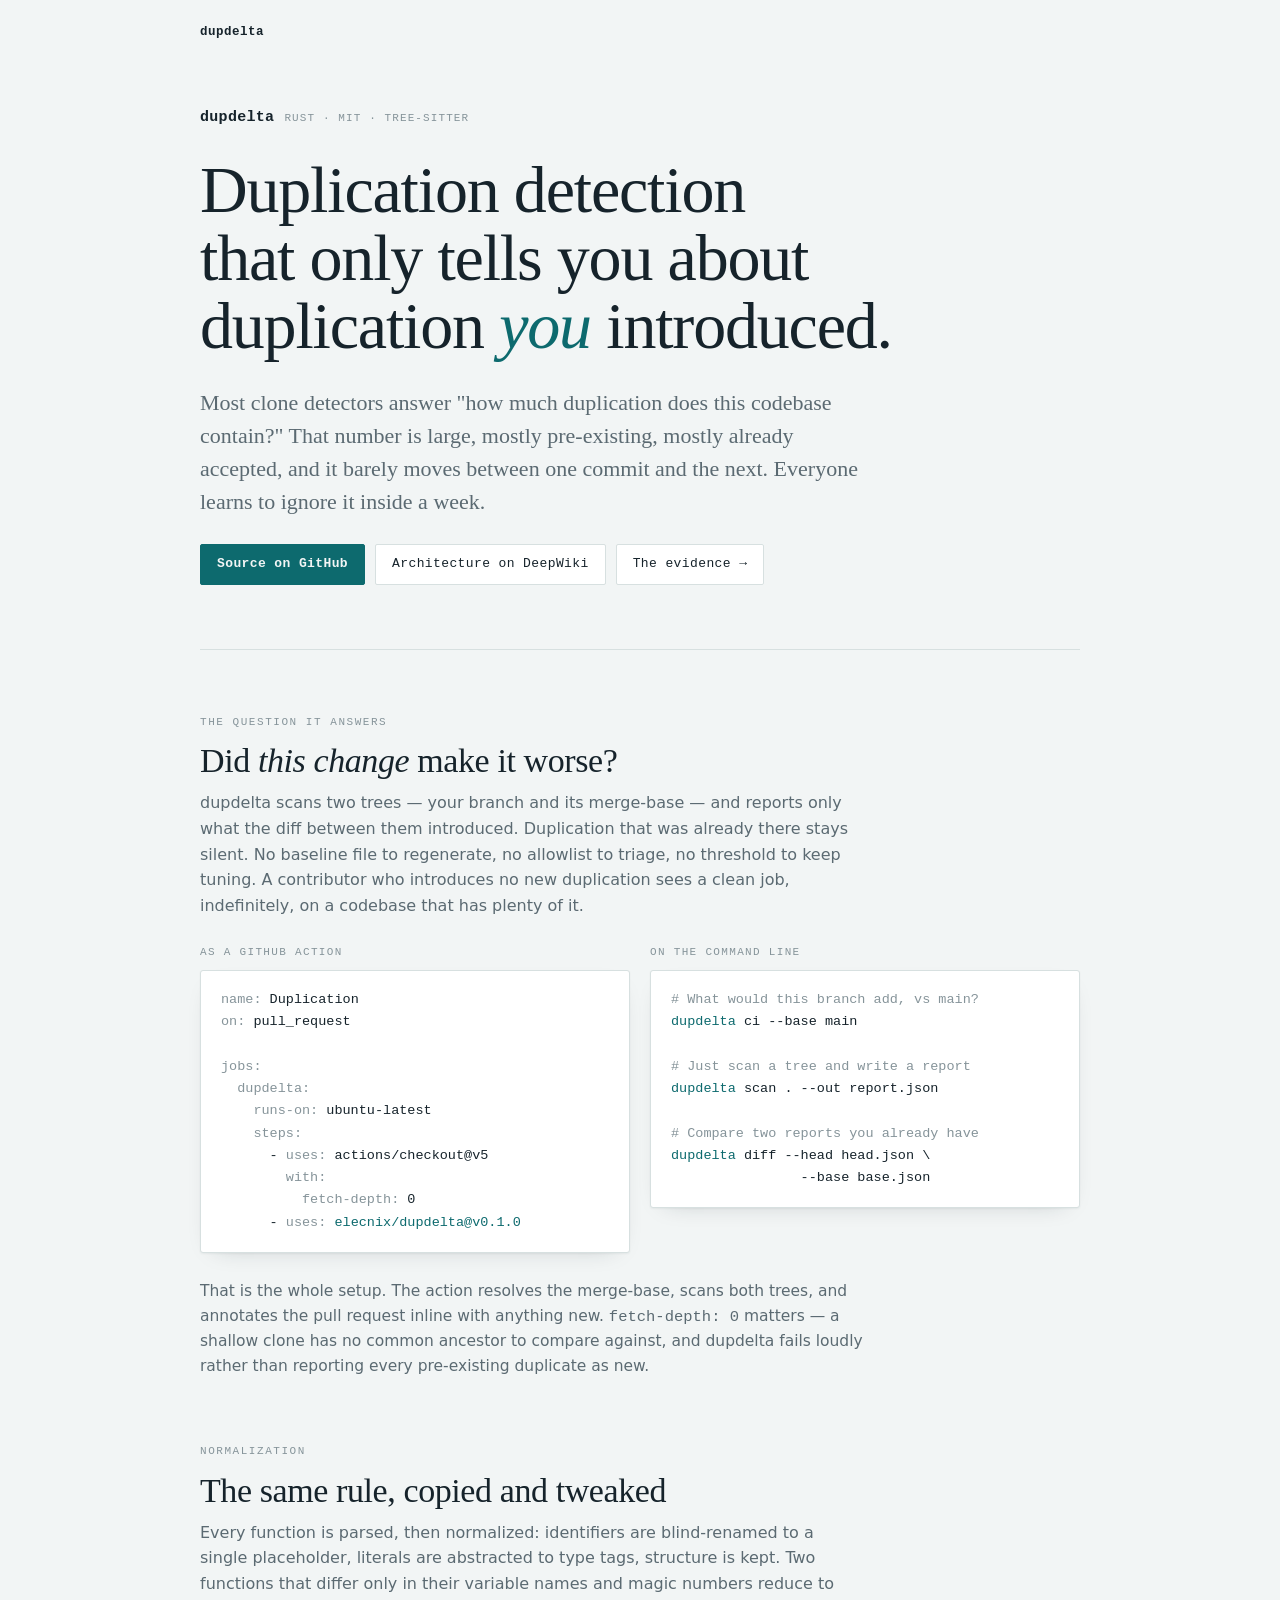
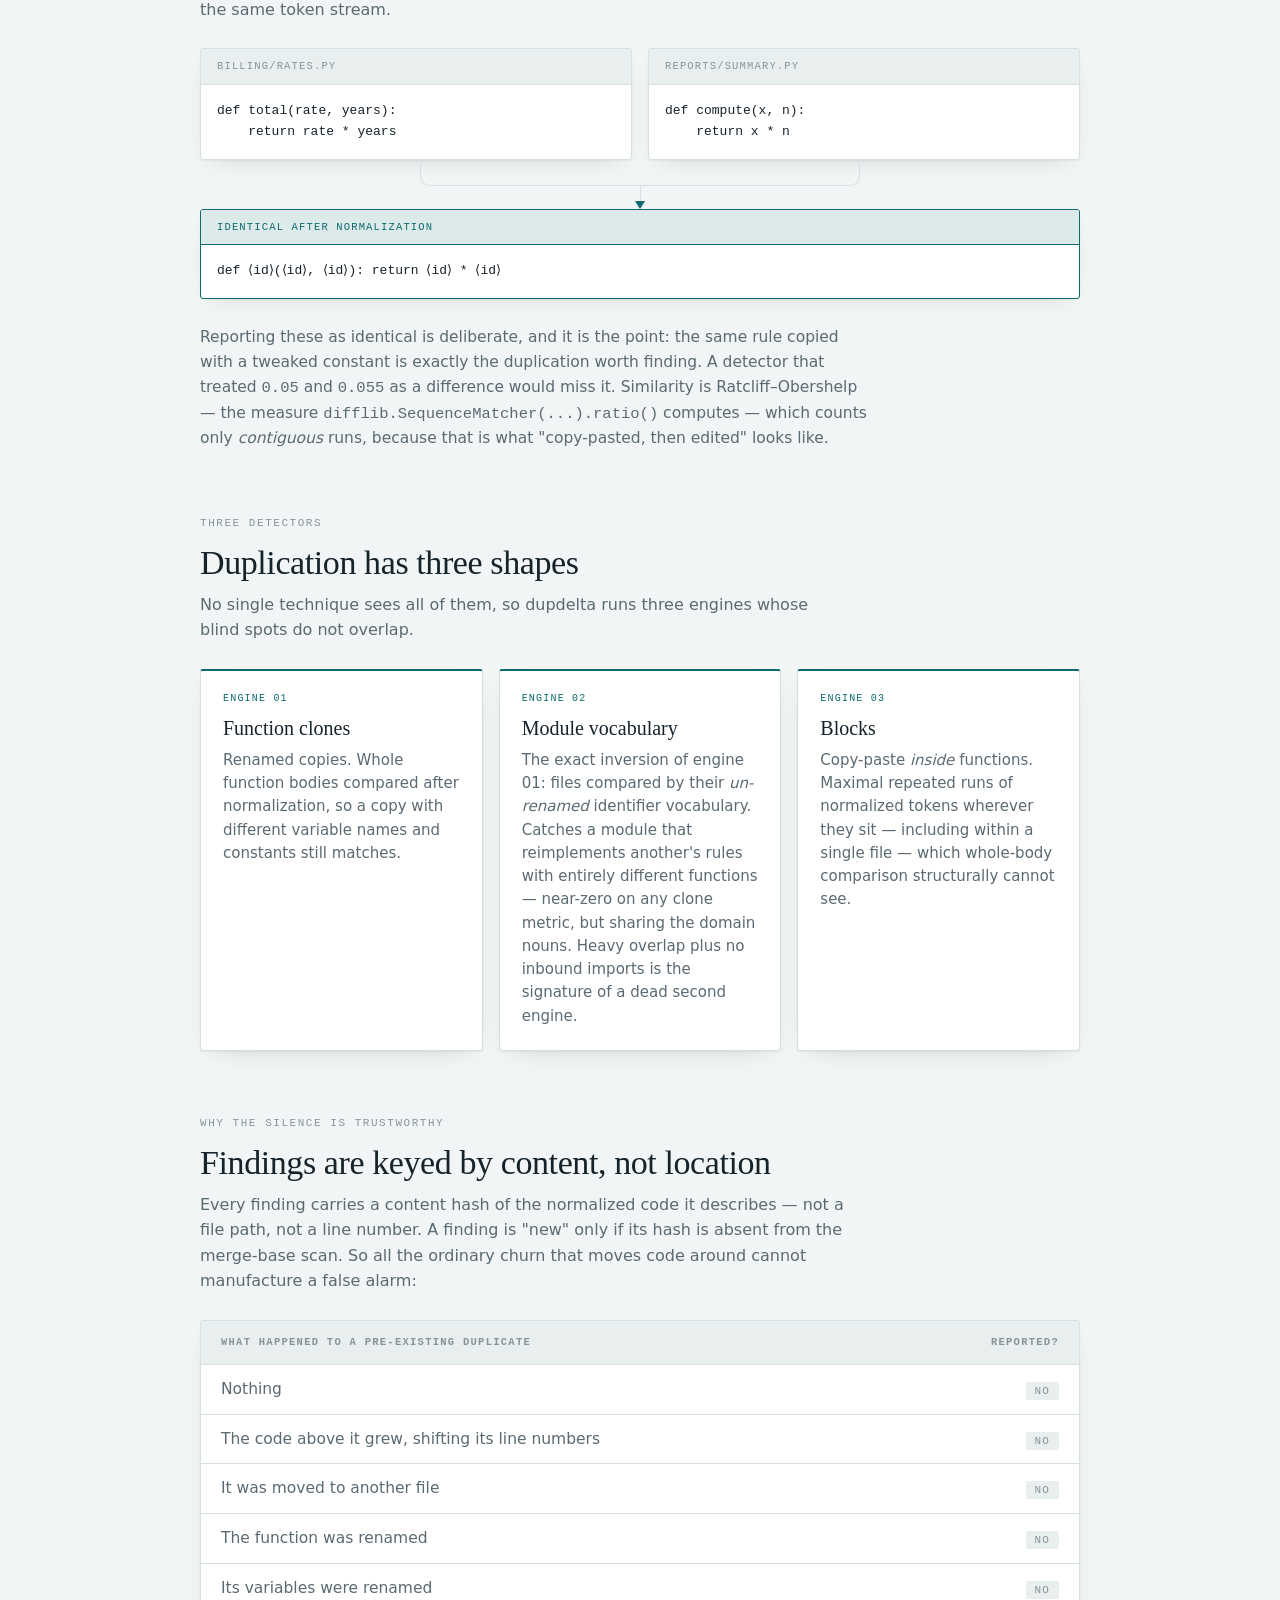
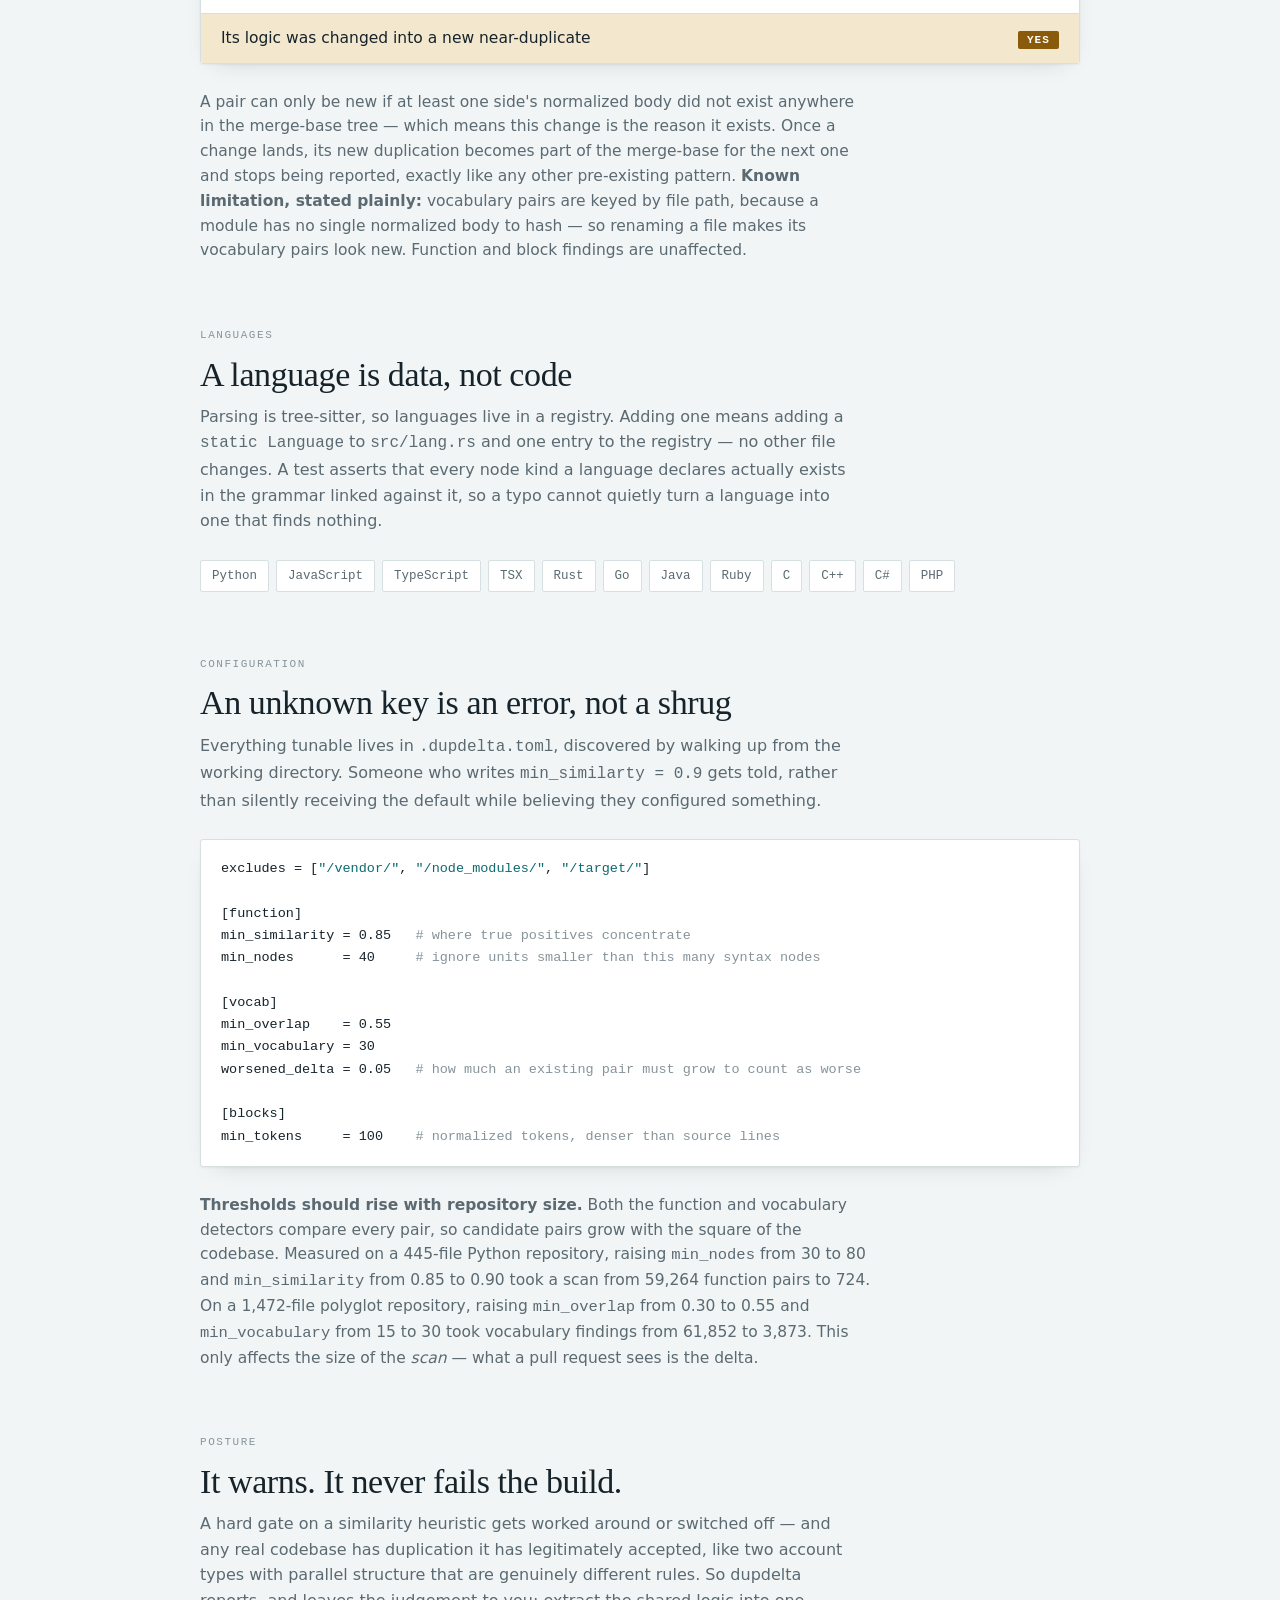
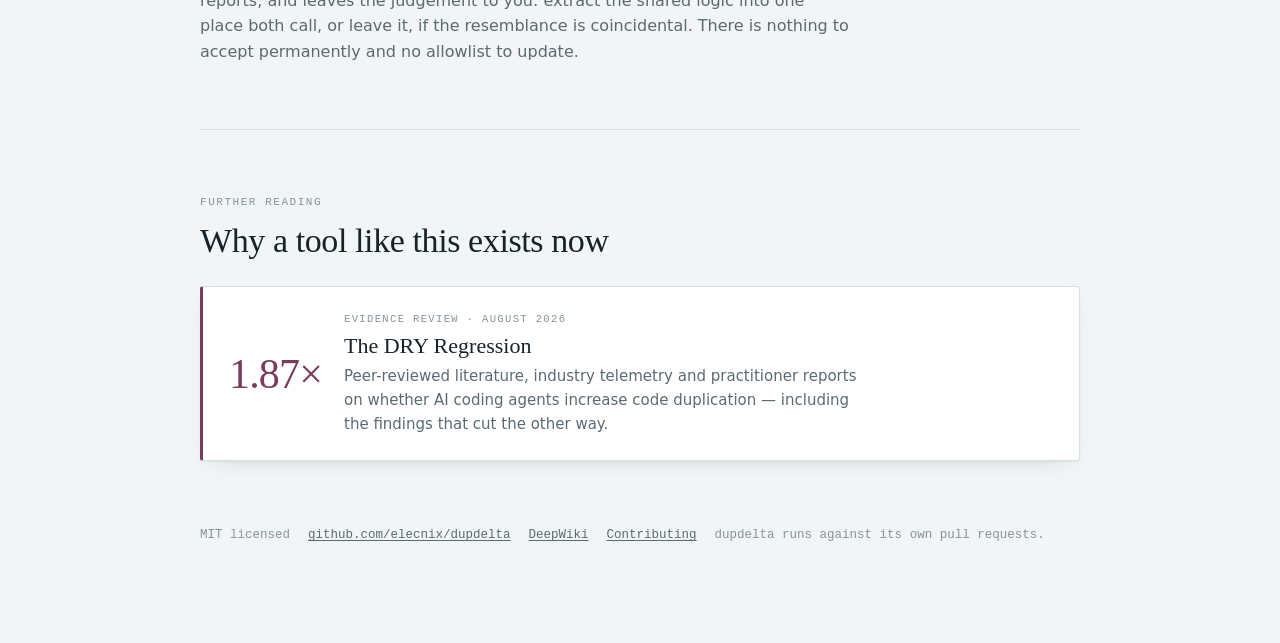
<file: index.html>
<!doctype html>
<html lang="en">
<head>
<meta charset="utf-8">
<meta name="viewport" content="width=device-width, initial-scale=1">
<title>dupdelta</title>
<meta name="description" content="Duplication detection that only tells you about duplication you introduced. dupdelta scans your branch and its merge-base, and reports only what the diff between them added.">
<meta name="color-scheme" content="light dark">
<meta property="og:type" content="website">
<meta property="og:title" content="dupdelta">
<meta property="og:description" content="Duplication detection that only tells you about duplication you introduced.">
<link rel="icon" href="data:image/svg+xml,%3Csvg xmlns='http://www.w3.org/2000/svg' viewBox='0 0 100 100'%3E%3Ctext y='.9em' font-size='90'%3E%F0%9F%94%81%3C/text%3E%3C/svg%3E">
<link rel="stylesheet" href="site.css">
<style>
  .page {
    max-width: 880px;
    margin: 0 auto;
    display: flex;
    flex-direction: column;
    gap: 64px;
  }

  /* ---------- hero ---------- */

  .hero { padding-top: 64px; display: flex; flex-direction: column; gap: 26px; }

  .wordmark {
    font-family: var(--font-mono);
    font-size: 15px;
    font-weight: 650;
    letter-spacing: .02em;
    color: var(--ink);
    display: flex;
    align-items: baseline;
    gap: 10px;
  }
  .wordmark .ver {
    font-size: 11px;
    font-weight: 400;
    color: var(--ink-faint);
    letter-spacing: .1em;
    text-transform: uppercase;
  }

  .hero h1 {
    font-family: var(--font-display);
    font-weight: 400;
    font-size: clamp(38px, 7.4vw, 66px);
    line-height: 1.03;
    letter-spacing: -.018em;
    margin: 0;
    text-wrap: balance;
  }
  .hero h1 em {
    font-style: italic;
    color: var(--accent);
  }

  .hero .lede {
    font-family: var(--font-display);
    font-size: clamp(19px, 2.3vw, 22px);
    line-height: 1.5;
    color: var(--ink-muted);
    max-width: 60ch;
    margin: 0;
  }

  .actions { display: flex; flex-wrap: wrap; gap: 10px; align-items: center; }

  .btn {
    font-family: var(--font-mono);
    font-size: 13px;
    letter-spacing: .03em;
    text-decoration: none;
    padding: 9px 16px;
    border-radius: 2px;
    border: 1px solid var(--hairline);
    background: var(--surface);
    color: var(--ink);
    transition: border-color .15s ease, color .15s ease;
  }
  .btn:hover { border-color: var(--accent); color: var(--accent); }
  .btn.primary {
    background: var(--accent);
    border-color: var(--accent);
    color: var(--ground);
    font-weight: 650;
  }
  .btn.primary:hover { color: var(--ground); opacity: .88; }

  /* ---------- code ---------- */

  pre.code {
    margin: 0;
    background: var(--surface);
    border: 1px solid var(--hairline);
    border-radius: 3px;
    padding: 18px 20px;
    font-size: 13.5px;
    line-height: 1.65;
    overflow-x: auto;
    box-shadow: var(--shadow);
    tab-size: 2;
  }
  pre.code .c { color: var(--ink-faint); }
  pre.code .k { color: var(--accent); }

  figure.snippet { margin: 0; display: flex; flex-direction: column; gap: 8px; }
  figcaption {
    font-family: var(--font-mono);
    font-size: 11px;
    letter-spacing: .12em;
    text-transform: uppercase;
    color: var(--ink-faint);
  }

  /* ---------- sections ---------- */

  section { display: flex; flex-direction: column; gap: 26px; }

  .sec-head { display: flex; flex-direction: column; gap: 10px; }
  .sec-head .kicker {
    font-family: var(--font-mono);
    font-size: 11px;
    letter-spacing: .14em;
    text-transform: uppercase;
    color: var(--ink-faint);
  }
  .sec-head h2 {
    font-family: var(--font-display);
    font-weight: 400;
    font-size: clamp(27px, 4vw, 34px);
    line-height: 1.15;
    letter-spacing: -.012em;
    margin: 0;
    text-wrap: balance;
  }
  .sec-head p { margin: 0; color: var(--ink-muted); max-width: 64ch; font-size: 16px; }

  p { max-width: 68ch; }

  /* ---------- normalization diagram ---------- */

  .norm { display: flex; flex-direction: column; gap: 0; }

  .norm-pair {
    display: grid;
    grid-template-columns: 1fr 1fr;
    gap: 16px;
  }

  .norm-box {
    background: var(--surface);
    border: 1px solid var(--hairline);
    border-radius: 3px;
    box-shadow: var(--shadow);
    overflow: hidden;
  }
  .norm-box .lbl {
    font-family: var(--font-mono);
    font-size: 10.5px;
    letter-spacing: .11em;
    text-transform: uppercase;
    color: var(--ink-faint);
    padding: 9px 16px;
    border-bottom: 1px solid var(--hairline);
    background: var(--surface-sunk);
  }
  .norm-box pre {
    margin: 0;
    padding: 16px;
    font-size: 13px;
    line-height: 1.6;
    overflow-x: auto;
  }

  .norm-box.result { border-color: var(--accent); }
  .norm-box.result .lbl { color: var(--accent); background: var(--accent-soft); border-bottom-color: var(--accent); }

  /* Drawn in CSS rather than SVG: the diagram spans a fluid width, and a
     stretched viewBox would thin the horizontals and fatten the arrowhead. */
  .connector { display: flex; flex-direction: column; align-items: center; padding-top: 2px; }
  .connector .join {
    width: 50%;
    height: 24px;
    border: 1px solid var(--hairline);
    border-top: 0;
    border-radius: 0 0 10px 10px;
  }
  .connector .stem { width: 1px; height: 15px; background: var(--hairline); }
  .connector .arrow {
    width: 0;
    height: 0;
    border-left: 5px solid transparent;
    border-right: 5px solid transparent;
    border-top: 8px solid var(--accent);
  }

  /* ---------- detectors ---------- */

  .detectors { display: grid; grid-template-columns: repeat(auto-fit, minmax(238px, 1fr)); gap: 16px; }
  .detector {
    background: var(--surface);
    border: 1px solid var(--hairline);
    border-top: 2px solid var(--accent);
    border-radius: 3px;
    padding: 20px 22px 22px;
    display: flex;
    flex-direction: column;
    gap: 9px;
    box-shadow: var(--shadow);
  }
  .detector .tag {
    font-family: var(--font-mono);
    font-size: 10px;
    letter-spacing: .12em;
    text-transform: uppercase;
    color: var(--accent);
  }
  .detector h3 {
    margin: 0;
    font-family: var(--font-display);
    font-weight: 400;
    font-size: 20px;
    line-height: 1.2;
  }
  .detector p { margin: 0; font-size: 15px; line-height: 1.55; color: var(--ink-muted); }

  /* ---------- delta table ---------- */

  .table-wrap { overflow-x: auto; border: 1px solid var(--hairline); border-radius: 3px; box-shadow: var(--shadow); }
  table.delta {
    width: 100%;
    border-collapse: collapse;
    background: var(--surface);
    font-size: 15.5px;
  }
  table.delta th {
    text-align: left;
    font-family: var(--font-mono);
    font-size: 10.5px;
    letter-spacing: .12em;
    text-transform: uppercase;
    color: var(--ink-faint);
    font-weight: 600;
    padding: 13px 20px;
    background: var(--surface-sunk);
    border-bottom: 1px solid var(--hairline);
    white-space: nowrap;
  }
  table.delta th:last-child, table.delta td:last-child { text-align: right; width: 1%; white-space: nowrap; }
  table.delta td {
    padding: 12px 20px;
    border-bottom: 1px solid var(--hairline);
    color: var(--ink-muted);
  }
  table.delta tr:last-child td { border-bottom: 0; }
  table.delta tr.yes td { color: var(--ink); background: var(--signal-soft); font-weight: 500; }

  .verdict-tag {
    font-family: var(--font-mono);
    font-size: 11px;
    letter-spacing: .1em;
    text-transform: uppercase;
    padding: 3px 9px;
    border-radius: 2px;
    background: var(--surface-sunk);
    color: var(--ink-faint);
  }
  tr.yes .verdict-tag { background: var(--signal); color: var(--surface); font-weight: 650; }

  /* ---------- languages ---------- */

  .langs { display: flex; flex-wrap: wrap; gap: 7px; }
  .langs span {
    font-family: var(--font-mono);
    font-size: 12.5px;
    padding: 5px 11px;
    border: 1px solid var(--hairline);
    border-radius: 2px;
    background: var(--surface);
    color: var(--ink-muted);
  }

  /* ---------- two-up ---------- */

  .two-up { display: grid; grid-template-columns: 1fr 1fr; gap: 20px; align-items: start; }

  /* ---------- further reading ---------- */

  .further {
    display: grid;
    grid-template-columns: auto 1fr;
    gap: 22px;
    align-items: center;
    background: var(--surface);
    border: 1px solid var(--hairline);
    border-left: 3px solid var(--counter);
    border-radius: 3px;
    padding: 24px 26px;
    text-decoration: none;
    color: var(--ink);
    box-shadow: var(--shadow);
    transition: border-color .15s ease;
  }
  .further:hover { border-color: var(--counter); }
  .further .stat {
    font-family: var(--font-display);
    font-size: 42px;
    line-height: 1;
    color: var(--counter);
    font-variant-numeric: tabular-nums;
    letter-spacing: -.02em;
  }
  .further .txt { display: flex; flex-direction: column; gap: 5px; }
  .further .k {
    font-family: var(--font-mono);
    font-size: 10.5px;
    letter-spacing: .13em;
    text-transform: uppercase;
    color: var(--ink-faint);
  }
  .further h3 {
    margin: 0;
    font-family: var(--font-display);
    font-weight: 400;
    font-size: 22px;
    line-height: 1.2;
  }
  .further p { margin: 0; font-size: 15px; color: var(--ink-muted); max-width: 56ch; }

  footer.site {
    color: var(--ink-faint);
    font-family: var(--font-mono);
    font-size: 12.5px;
    line-height: 1.7;
    display: flex;
    flex-wrap: wrap;
    gap: 6px 18px;
  }
  footer.site a { color: var(--ink-muted); }

  @media (max-width: 680px) {
    .norm-pair { grid-template-columns: 1fr; }
    .connector .join { display: none; }
    .connector { padding-top: 14px; }
    .two-up { grid-template-columns: 1fr; }
    .further { grid-template-columns: 1fr; gap: 14px; }
    .hero { padding-top: 40px; }
  }
</style>
</head>
<body>

<nav class="sitebar">
  <a class="brand" href="./">dupdelta</a>
</nav>

<div class="page">

  <header class="hero">
    <div class="wordmark">dupdelta <span class="ver">Rust · MIT · tree-sitter</span></div>
    <h1>Duplication detection that only tells you about duplication <em>you</em> introduced.</h1>
    <p class="lede">Most clone detectors answer "how much duplication does this codebase contain?" That number is large, mostly pre-existing, mostly already accepted, and it barely moves between one commit and the next. Everyone learns to ignore it inside a week.</p>
    <div class="actions">
      <a class="btn primary" href="https://github.com/elecnix/dupdelta">Source on GitHub</a>
      <a class="btn" href="https://deepwiki.com/elecnix/dupdelta">Architecture on DeepWiki</a>
      <a class="btn" href="dry-regression/">The evidence →</a>
    </div>
  </header>

  <hr class="rule">

  <section>
    <div class="sec-head">
      <span class="kicker">The question it answers</span>
      <h2>Did <em>this change</em> make it worse?</h2>
      <p>dupdelta scans two trees — your branch and its merge-base — and reports only what the diff between them introduced. Duplication that was already there stays silent. No baseline file to regenerate, no allowlist to triage, no threshold to keep tuning. A contributor who introduces no new duplication sees a clean job, indefinitely, on a codebase that has plenty of it.</p>
    </div>

    <div class="two-up">
      <figure class="snippet">
        <figcaption>As a GitHub Action</figcaption>
<pre class="code"><span class="c">name:</span> Duplication
<span class="c">on:</span> pull_request

<span class="c">jobs:</span>
  <span class="c">dupdelta:</span>
    <span class="c">runs-on:</span> ubuntu-latest
    <span class="c">steps:</span>
      - <span class="c">uses:</span> actions/checkout@v5
        <span class="c">with:</span>
          <span class="c">fetch-depth:</span> 0
      - <span class="c">uses:</span> <span class="k">elecnix/dupdelta@v0.1.0</span></pre>
      </figure>
      <figure class="snippet">
        <figcaption>On the command line</figcaption>
<pre class="code"><span class="c"># What would this branch add, vs main?</span>
<span class="k">dupdelta</span> ci --base main

<span class="c"># Just scan a tree and write a report</span>
<span class="k">dupdelta</span> scan . --out report.json

<span class="c"># Compare two reports you already have</span>
<span class="k">dupdelta</span> diff --head head.json \
                --base base.json</pre>
      </figure>
    </div>
    <p style="font-size:15.5px;color:var(--ink-muted);margin:0">That is the whole setup. The action resolves the merge-base, scans both trees, and annotates the pull request inline with anything new. <code>fetch-depth: 0</code> matters — a shallow clone has no common ancestor to compare against, and dupdelta fails loudly rather than reporting every pre-existing duplicate as new.</p>
  </section>

  <section>
    <div class="sec-head">
      <span class="kicker">Normalization</span>
      <h2>The same rule, copied and tweaked</h2>
      <p>Every function is parsed, then normalized: identifiers are blind-renamed to a single placeholder, literals are abstracted to type tags, structure is kept. Two functions that differ only in their variable names and magic numbers reduce to the same token stream.</p>
    </div>

    <div class="norm">
      <div class="norm-pair">
        <div class="norm-box">
          <div class="lbl">billing/rates.py</div>
<pre>def total(rate, years):
    return rate * years</pre>
        </div>
        <div class="norm-box">
          <div class="lbl">reports/summary.py</div>
<pre>def compute(x, n):
    return x * n</pre>
        </div>
      </div>

      <div class="connector" aria-hidden="true">
        <div class="join"></div>
        <div class="stem"></div>
        <div class="arrow"></div>
      </div>

      <div class="norm-box result">
        <div class="lbl">Identical after normalization</div>
<pre>def ⟨id⟩(⟨id⟩, ⟨id⟩): return ⟨id⟩ * ⟨id⟩</pre>
      </div>
    </div>

    <p style="font-size:15.5px;color:var(--ink-muted);margin:0">Reporting these as identical is deliberate, and it is the point: the same rule copied with a tweaked constant is exactly the duplication worth finding. A detector that treated <code>0.05</code> and <code>0.055</code> as a difference would miss it. Similarity is Ratcliff–Obershelp — the measure <code>difflib.SequenceMatcher(...).ratio()</code> computes — which counts only <em>contiguous</em> runs, because that is what "copy-pasted, then edited" looks like.</p>
  </section>

  <section>
    <div class="sec-head">
      <span class="kicker">Three detectors</span>
      <h2>Duplication has three shapes</h2>
      <p>No single technique sees all of them, so dupdelta runs three engines whose blind spots do not overlap.</p>
    </div>

    <div class="detectors">
      <article class="detector">
        <span class="tag">Engine 01</span>
        <h3>Function clones</h3>
        <p>Renamed copies. Whole function bodies compared after normalization, so a copy with different variable names and constants still matches.</p>
      </article>
      <article class="detector">
        <span class="tag">Engine 02</span>
        <h3>Module vocabulary</h3>
        <p>The exact inversion of engine 01: files compared by their <em>un-renamed</em> identifier vocabulary. Catches a module that reimplements another's rules with entirely different functions — near-zero on any clone metric, but sharing the domain nouns. Heavy overlap plus no inbound imports is the signature of a dead second engine.</p>
      </article>
      <article class="detector">
        <span class="tag">Engine 03</span>
        <h3>Blocks</h3>
        <p>Copy-paste <em>inside</em> functions. Maximal repeated runs of normalized tokens wherever they sit — including within a single file — which whole-body comparison structurally cannot see.</p>
      </article>
    </div>
  </section>

  <section>
    <div class="sec-head">
      <span class="kicker">Why the silence is trustworthy</span>
      <h2>Findings are keyed by content, not location</h2>
      <p>Every finding carries a content hash of the normalized code it describes — not a file path, not a line number. A finding is "new" only if its hash is absent from the merge-base scan. So all the ordinary churn that moves code around cannot manufacture a false alarm:</p>
    </div>

    <div class="table-wrap">
      <table class="delta">
        <thead>
          <tr><th scope="col">What happened to a pre-existing duplicate</th><th scope="col">Reported?</th></tr>
        </thead>
        <tbody>
          <tr><td>Nothing</td><td><span class="verdict-tag">no</span></td></tr>
          <tr><td>The code above it grew, shifting its line numbers</td><td><span class="verdict-tag">no</span></td></tr>
          <tr><td>It was moved to another file</td><td><span class="verdict-tag">no</span></td></tr>
          <tr><td>The function was renamed</td><td><span class="verdict-tag">no</span></td></tr>
          <tr><td>Its variables were renamed</td><td><span class="verdict-tag">no</span></td></tr>
          <tr class="yes"><td>Its logic was changed into a new near-duplicate</td><td><span class="verdict-tag">yes</span></td></tr>
        </tbody>
      </table>
    </div>

    <p style="font-size:15.5px;color:var(--ink-muted);margin:0">A pair can only be new if at least one side's normalized body did not exist anywhere in the merge-base tree — which means this change is the reason it exists. Once a change lands, its new duplication becomes part of the merge-base for the next one and stops being reported, exactly like any other pre-existing pattern. <strong>Known limitation, stated plainly:</strong> vocabulary pairs are keyed by file path, because a module has no single normalized body to hash — so renaming a file makes its vocabulary pairs look new. Function and block findings are unaffected.</p>
  </section>

  <section>
    <div class="sec-head">
      <span class="kicker">Languages</span>
      <h2>A language is data, not code</h2>
      <p>Parsing is tree-sitter, so languages live in a registry. Adding one means adding a <code>static Language</code> to <code>src/lang.rs</code> and one entry to the registry — no other file changes. A test asserts that every node kind a language declares actually exists in the grammar linked against it, so a typo cannot quietly turn a language into one that finds nothing.</p>
    </div>
    <div class="langs">
      <span>Python</span><span>JavaScript</span><span>TypeScript</span><span>TSX</span><span>Rust</span><span>Go</span><span>Java</span><span>Ruby</span><span>C</span><span>C++</span><span>C#</span><span>PHP</span>
    </div>
  </section>

  <section>
    <div class="sec-head">
      <span class="kicker">Configuration</span>
      <h2>An unknown key is an error, not a shrug</h2>
      <p>Everything tunable lives in <code>.dupdelta.toml</code>, discovered by walking up from the working directory. Someone who writes <code>min_similarty = 0.9</code> gets told, rather than silently receiving the default while believing they configured something.</p>
    </div>

<pre class="code">excludes = [<span class="k">"/vendor/"</span>, <span class="k">"/node_modules/"</span>, <span class="k">"/target/"</span>]

[function]
min_similarity = 0.85   <span class="c"># where true positives concentrate</span>
min_nodes      = 40     <span class="c"># ignore units smaller than this many syntax nodes</span>

[vocab]
min_overlap    = 0.55
min_vocabulary = 30
worsened_delta = 0.05   <span class="c"># how much an existing pair must grow to count as worse</span>

[blocks]
min_tokens     = 100    <span class="c"># normalized tokens, denser than source lines</span></pre>

    <p style="font-size:15.5px;color:var(--ink-muted);margin:0"><strong>Thresholds should rise with repository size.</strong> Both the function and vocabulary detectors compare every pair, so candidate pairs grow with the square of the codebase. Measured on a 445-file Python repository, raising <code>min_nodes</code> from 30 to 80 and <code>min_similarity</code> from 0.85 to 0.90 took a scan from 59,264 function pairs to 724. On a 1,472-file polyglot repository, raising <code>min_overlap</code> from 0.30 to 0.55 and <code>min_vocabulary</code> from 15 to 30 took vocabulary findings from 61,852 to 3,873. This only affects the size of the <em>scan</em> — what a pull request sees is the delta.</p>
  </section>

  <section>
    <div class="sec-head">
      <span class="kicker">Posture</span>
      <h2>It warns. It never fails the build.</h2>
      <p>A hard gate on a similarity heuristic gets worked around or switched off — and any real codebase has duplication it has legitimately accepted, like two account types with parallel structure that are genuinely different rules. So dupdelta reports, and leaves the judgement to you: extract the shared logic into one place both call, or leave it, if the resemblance is coincidental. There is nothing to accept permanently and no allowlist to update.</p>
    </div>
  </section>

  <hr class="rule">

  <section>
    <div class="sec-head">
      <span class="kicker">Further reading</span>
      <h2>Why a tool like this exists now</h2>
    </div>
    <a class="further" href="dry-regression/">
      <span class="stat">1.87×</span>
      <span class="txt">
        <span class="k">Evidence review · August 2026</span>
        <h3>The DRY Regression</h3>
        <p>Peer-reviewed literature, industry telemetry and practitioner reports on whether AI coding agents increase code duplication — including the findings that cut the other way.</p>
      </span>
    </a>
  </section>

  <footer class="site">
    <span>MIT licensed</span>
    <a href="https://github.com/elecnix/dupdelta">github.com/elecnix/dupdelta</a>
    <a href="https://deepwiki.com/elecnix/dupdelta">DeepWiki</a>
    <a href="https://github.com/elecnix/dupdelta/blob/main/CONTRIBUTING.md">Contributing</a>
    <span>dupdelta runs against its own pull requests.</span>
  </footer>

</div>
</body>
</html>
</file>
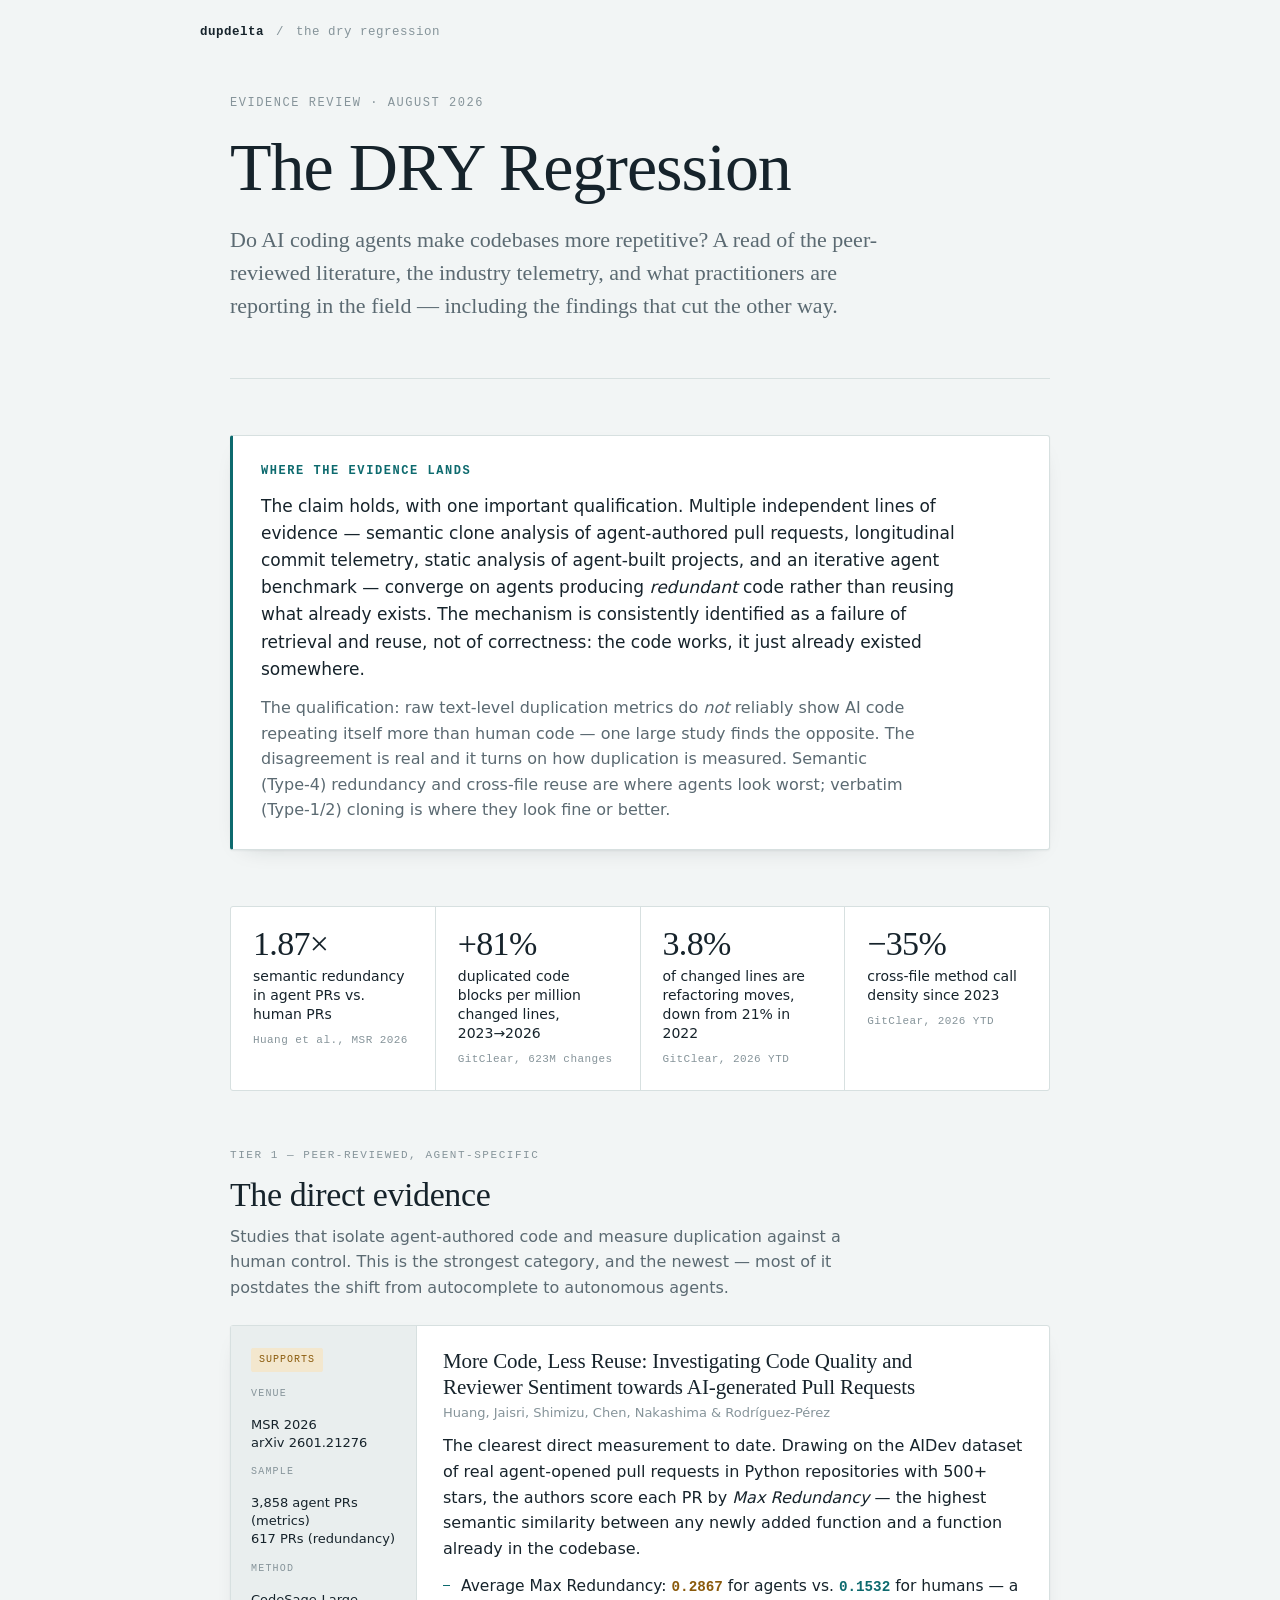
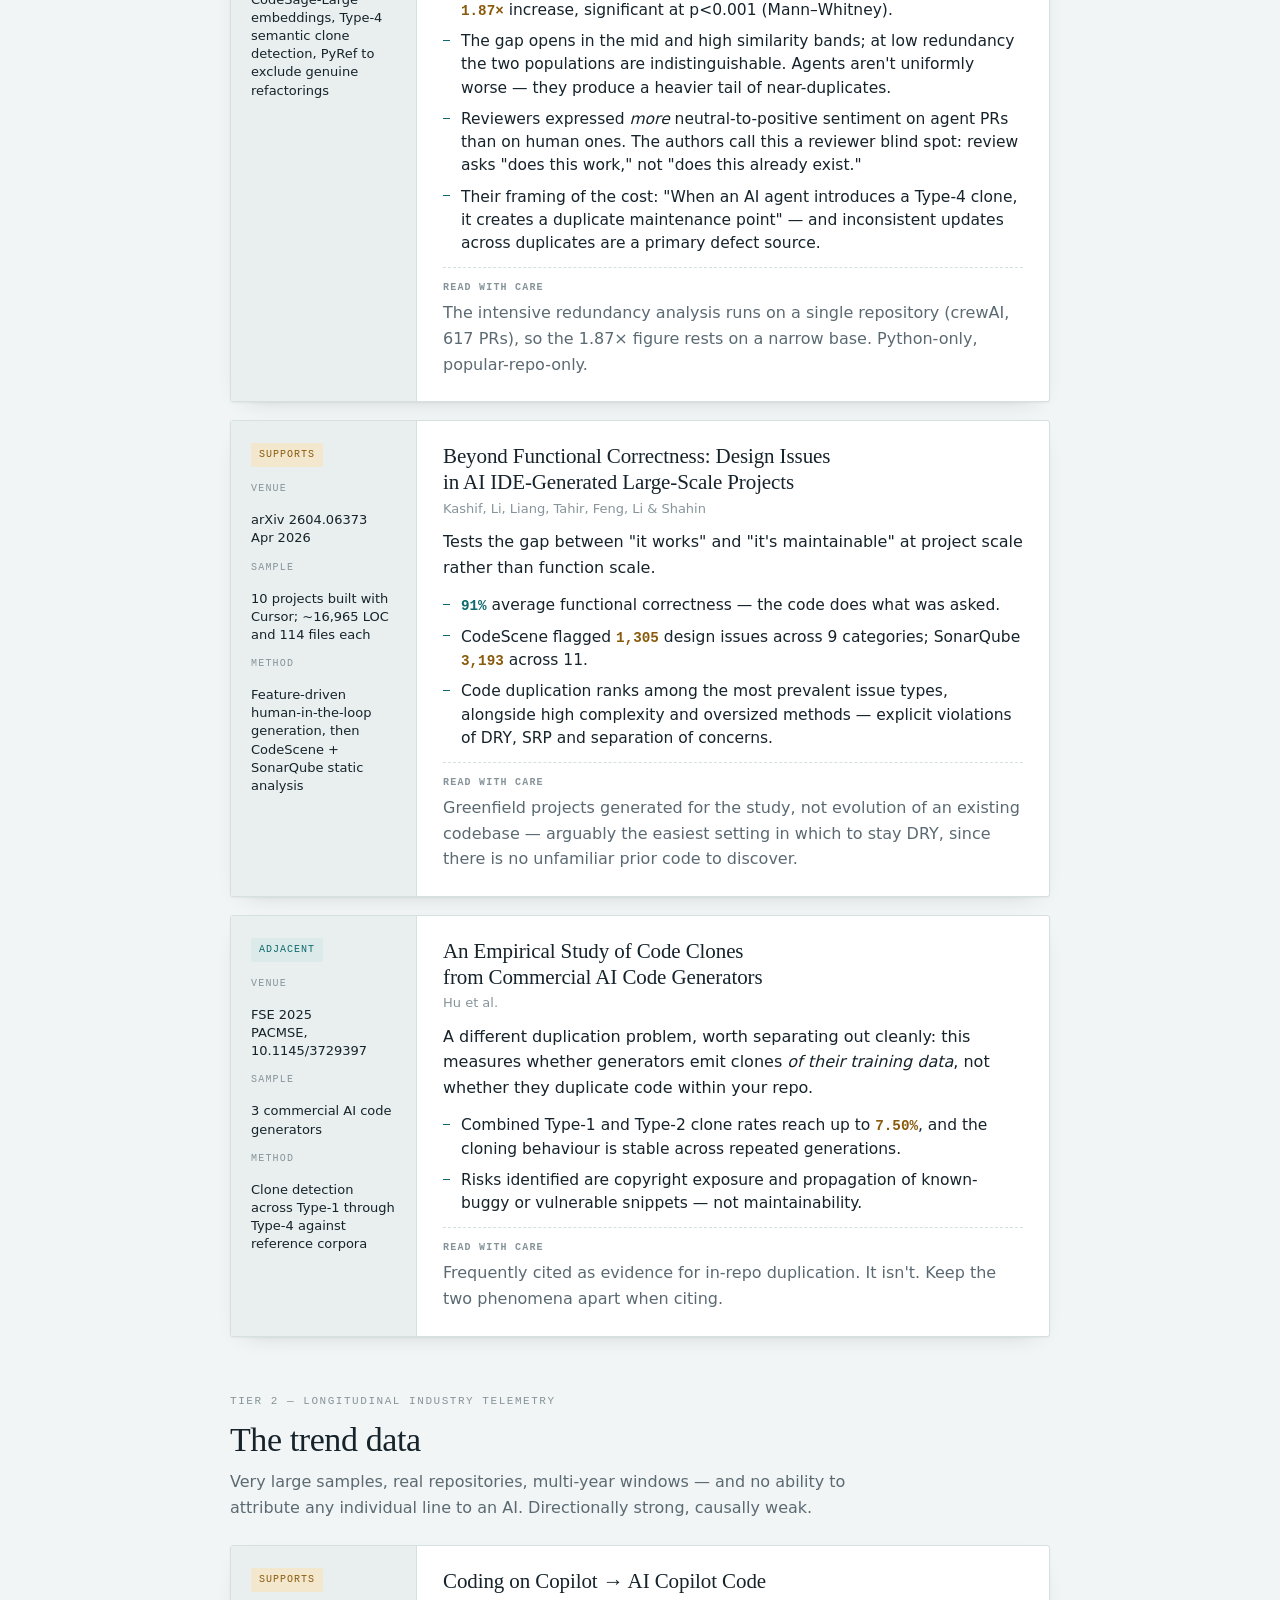
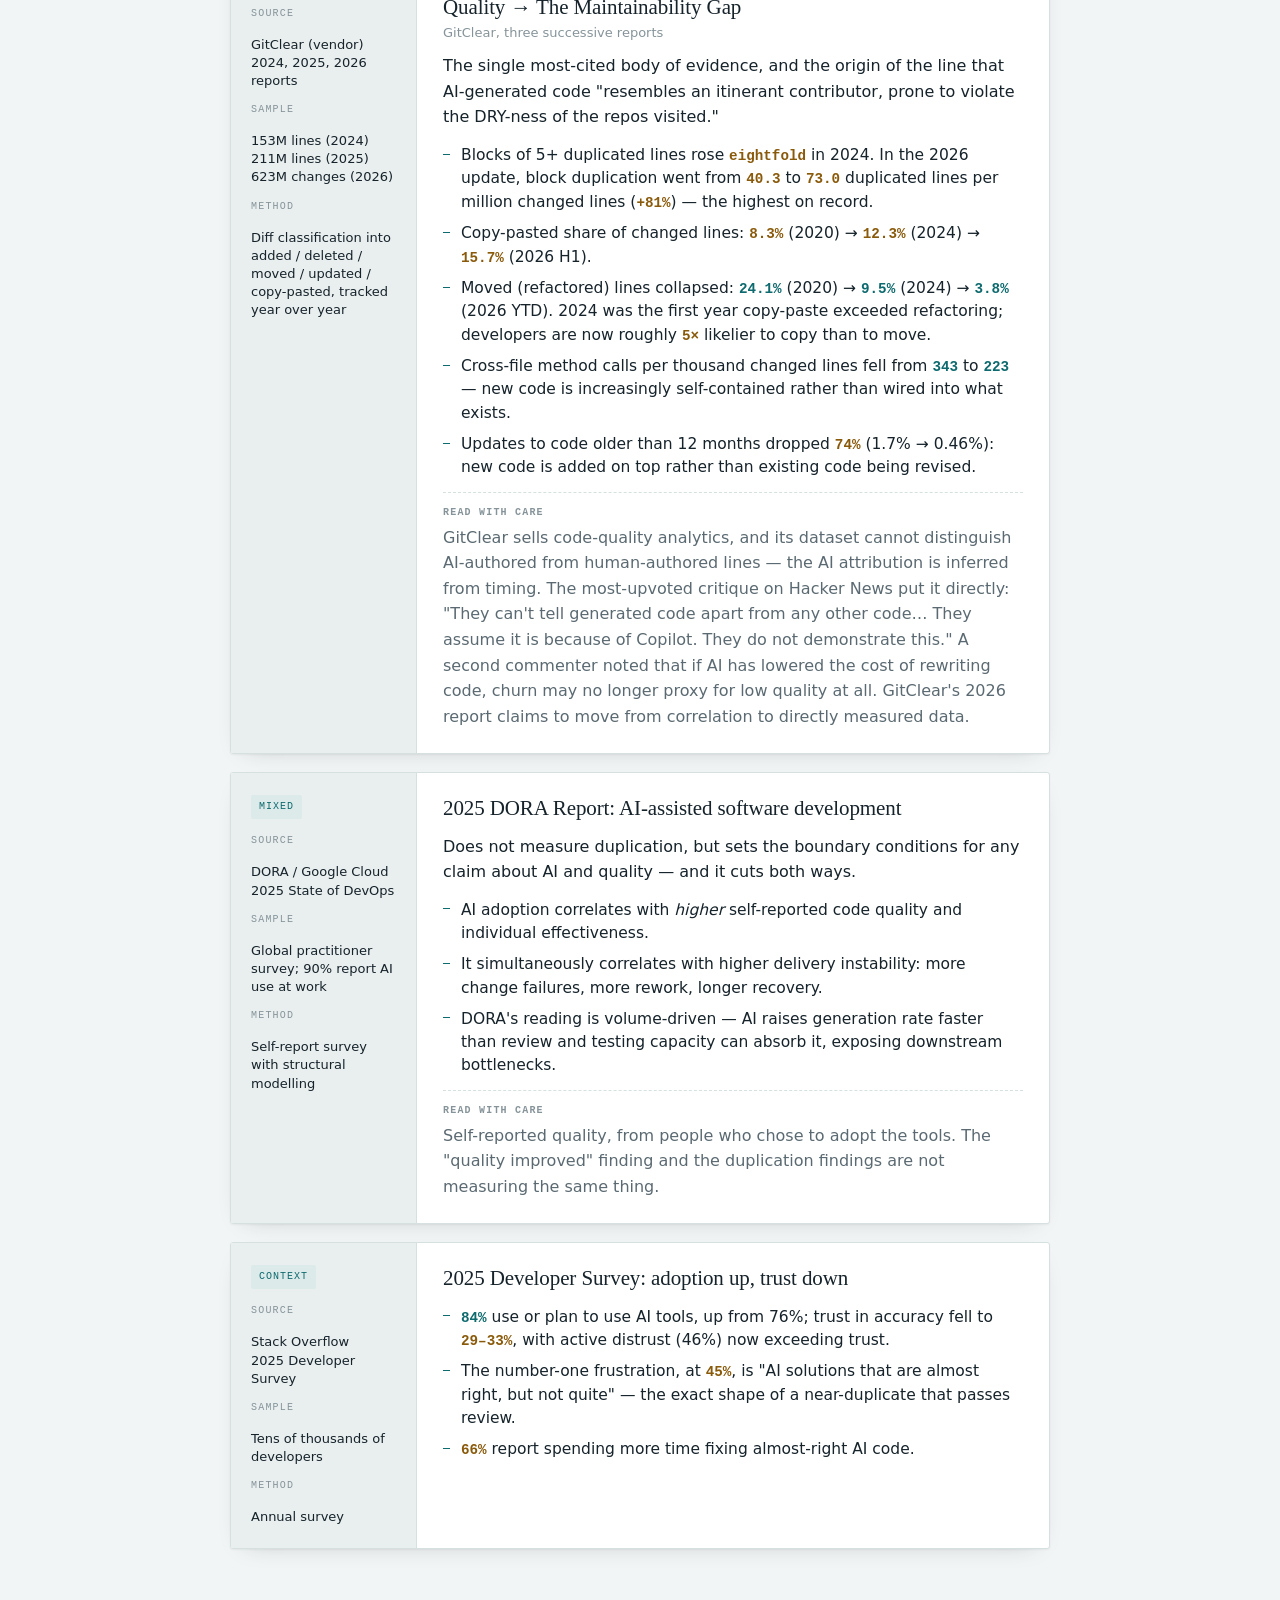
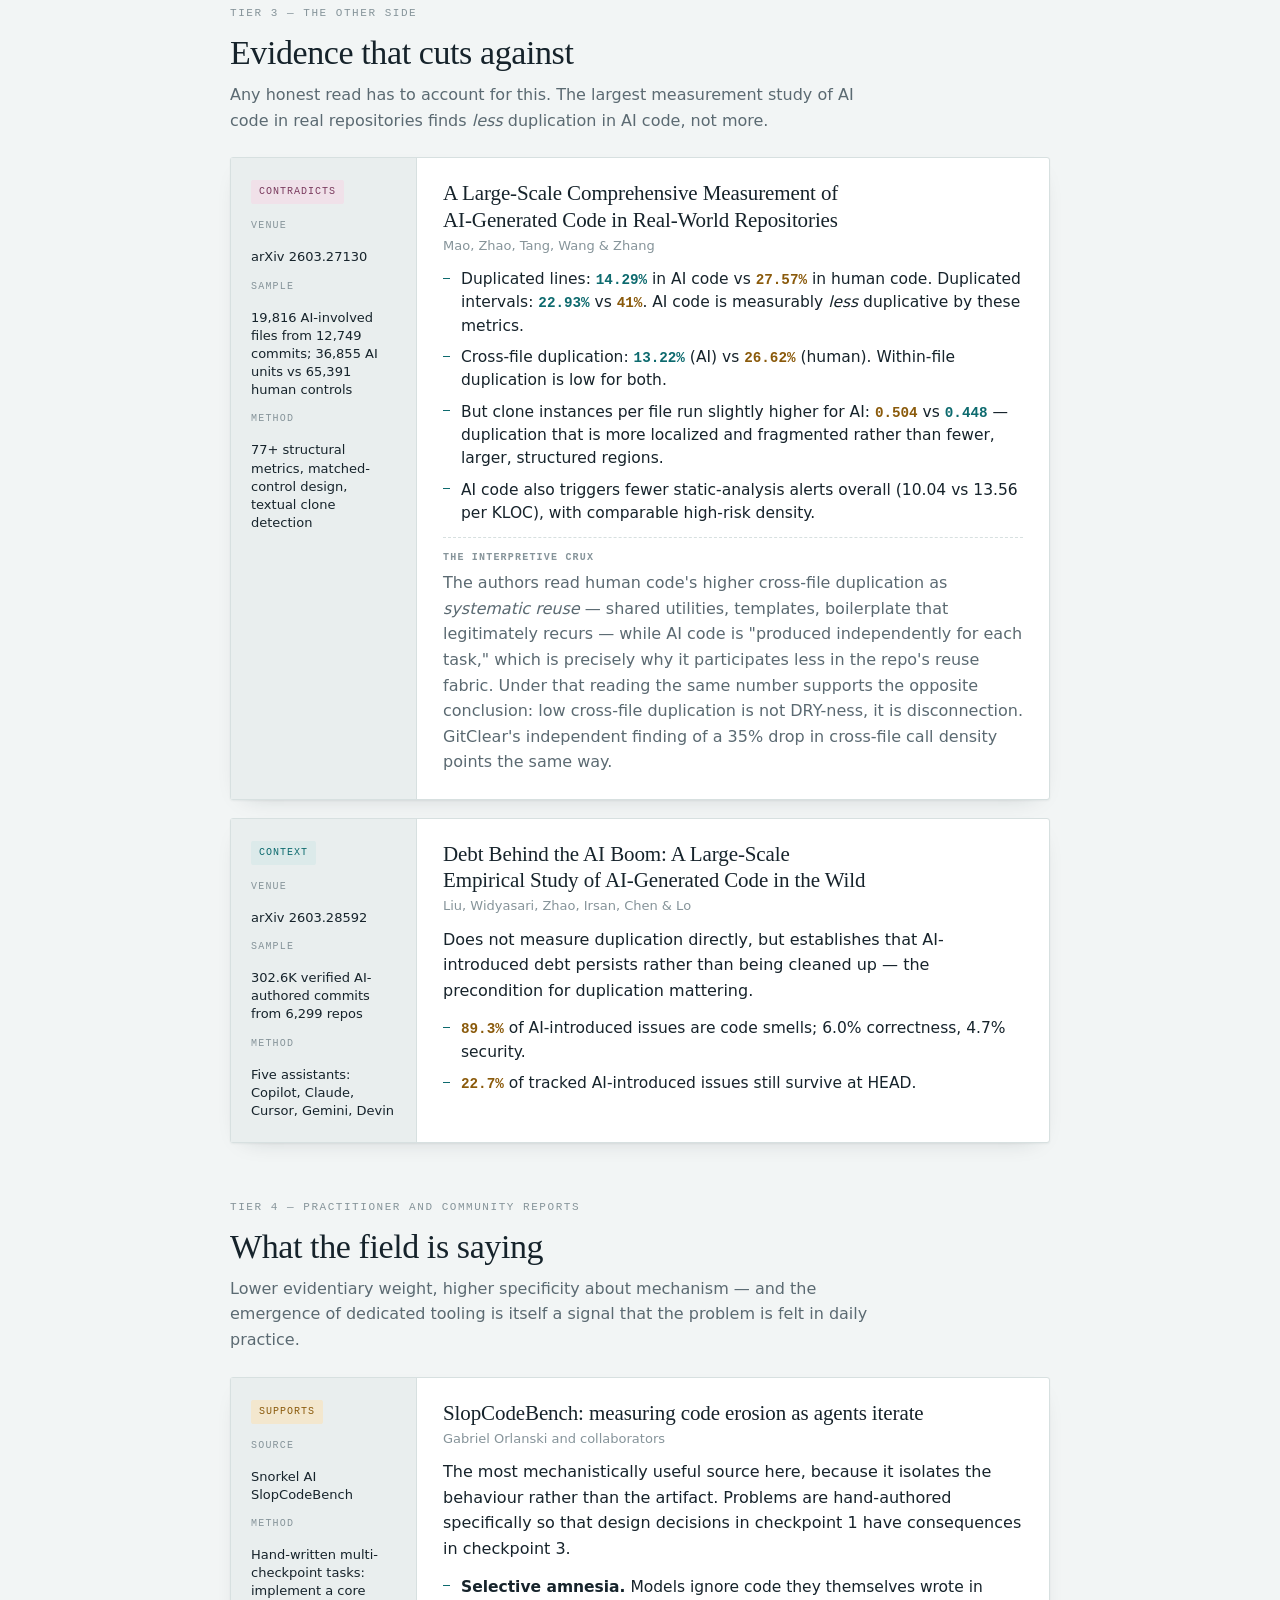
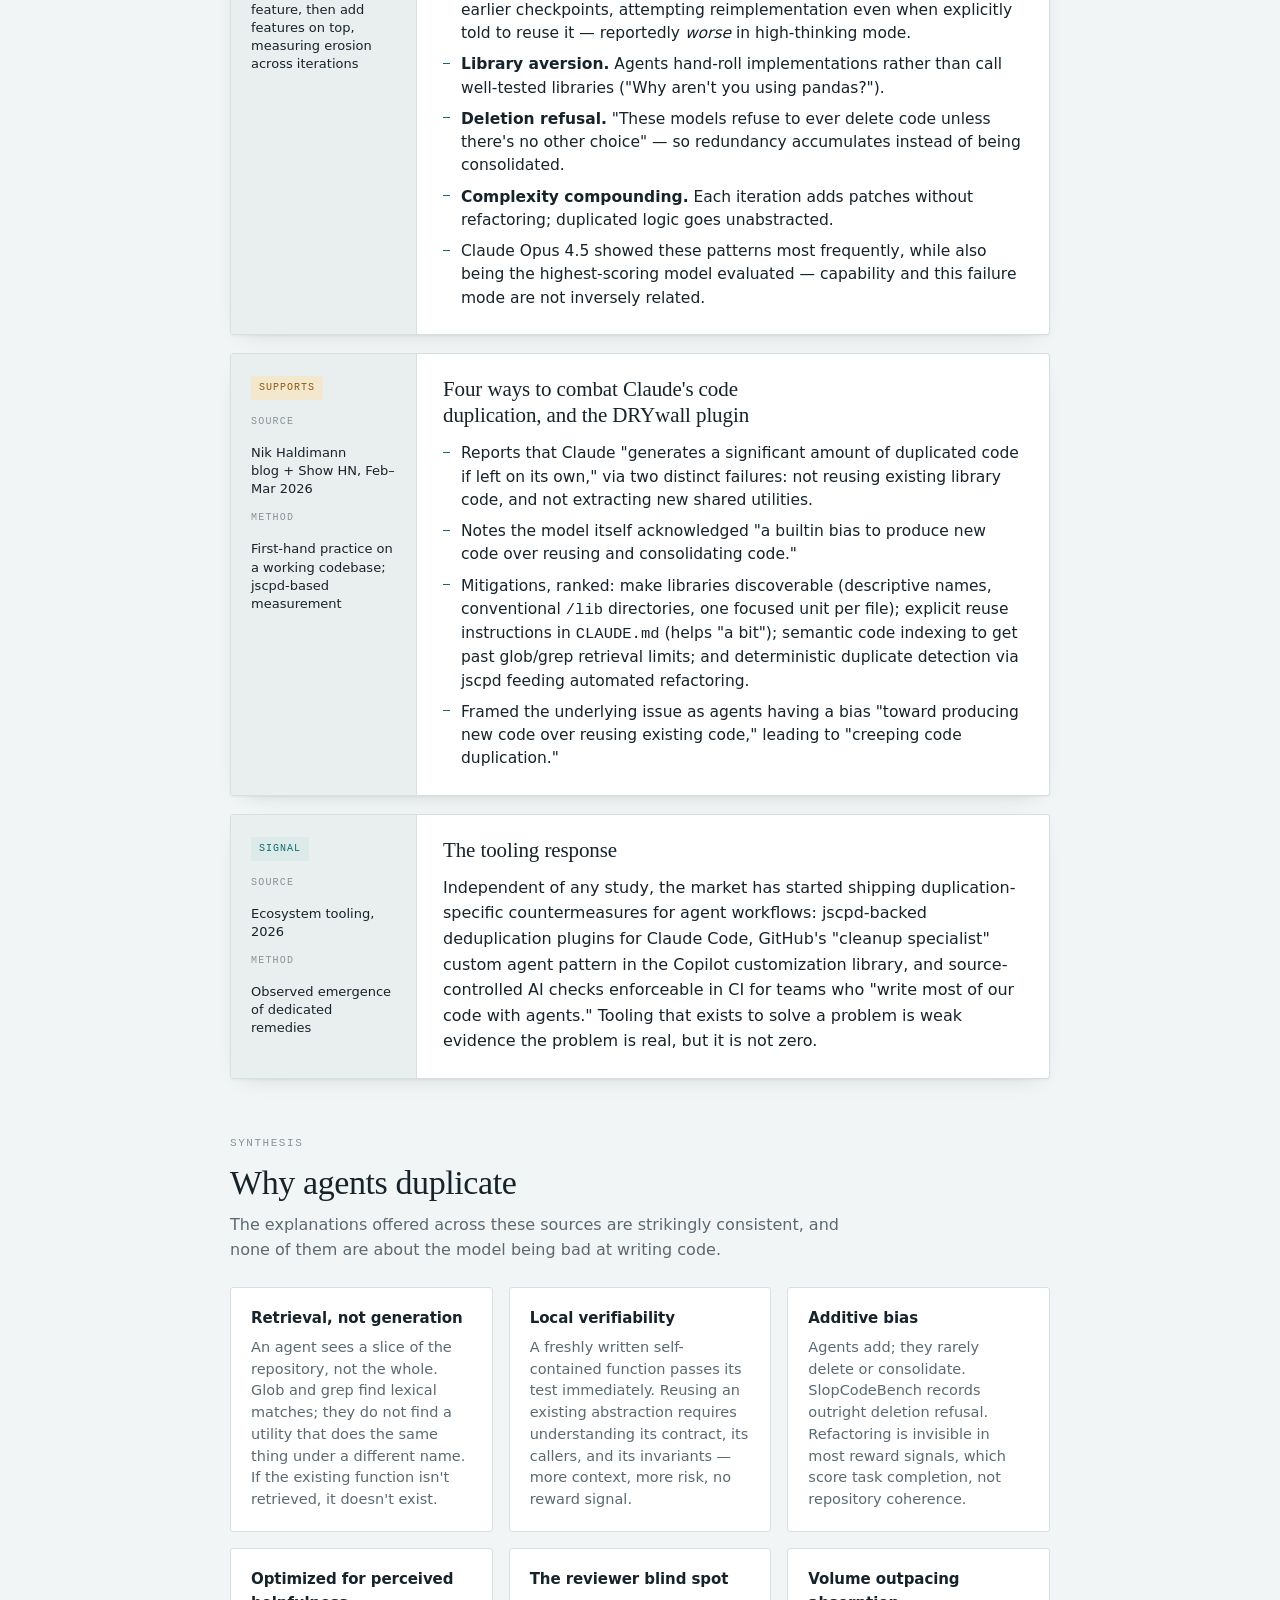
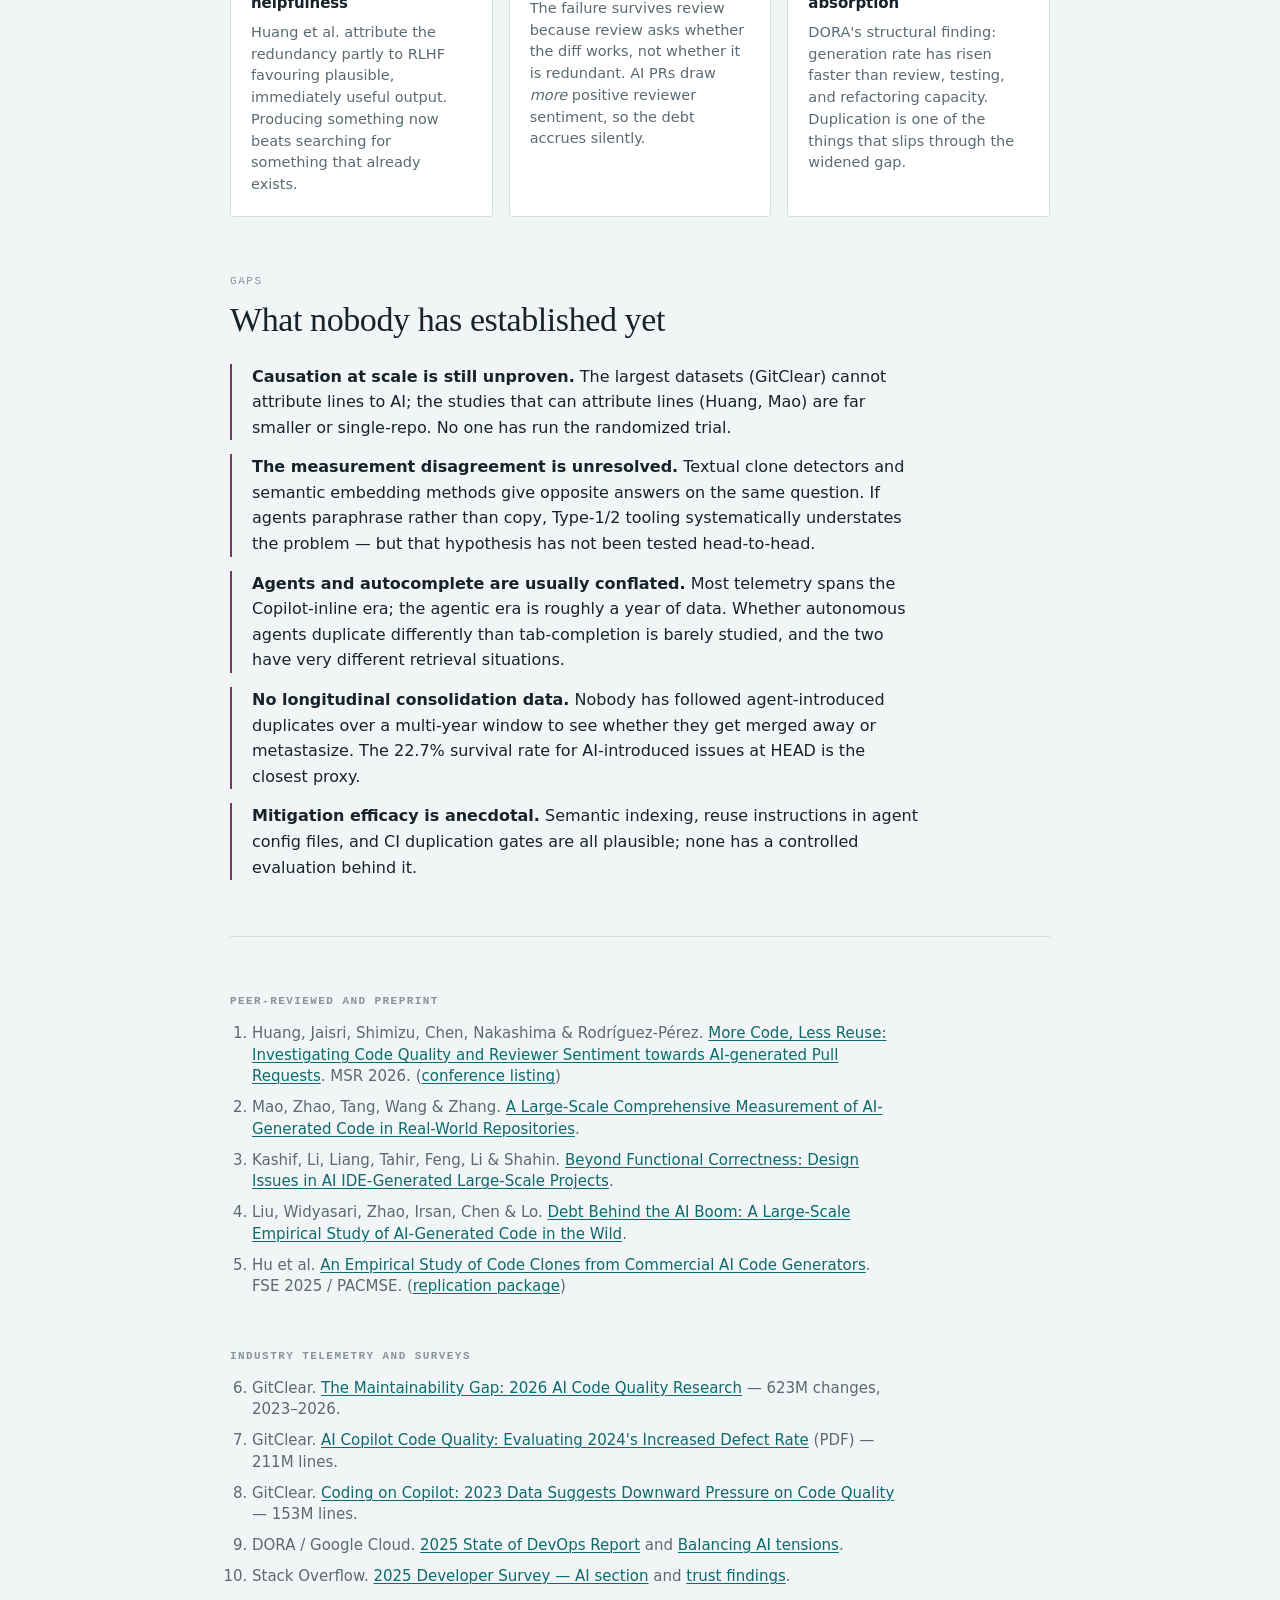
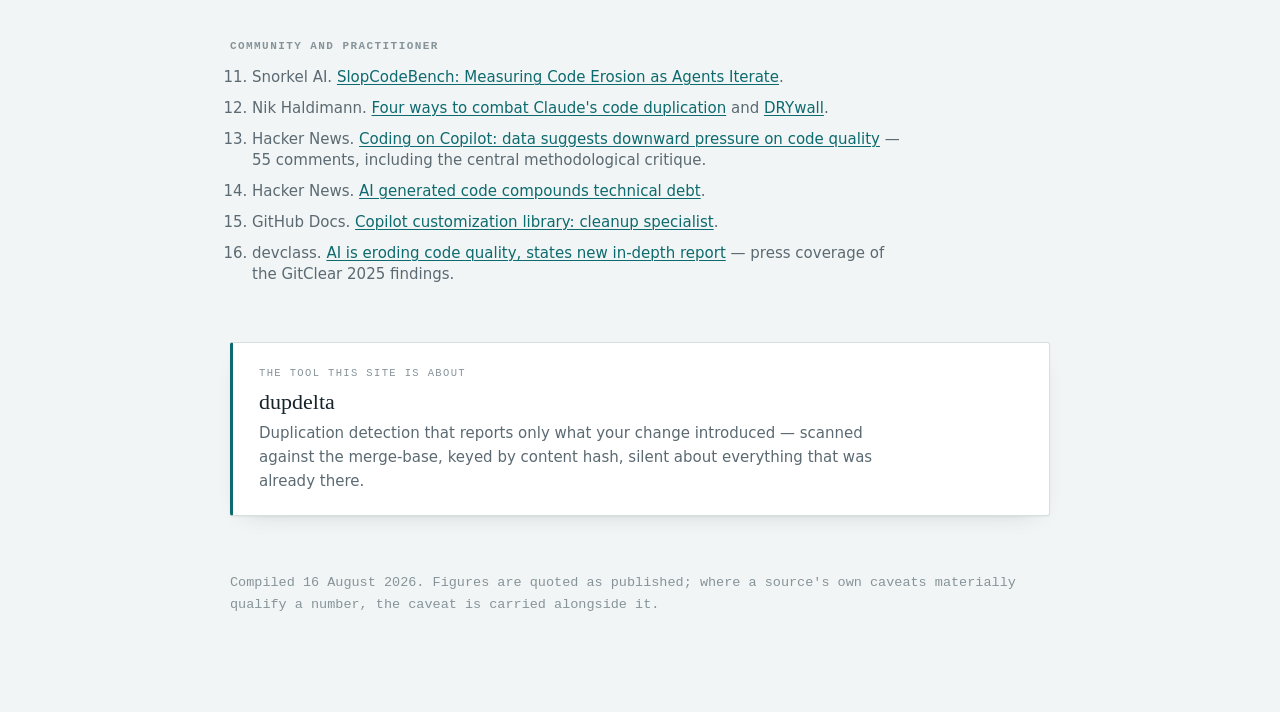
<file: dry-regression/index.html>
<!doctype html>
<html lang="en">
<head>
<meta charset="utf-8">
<meta name="viewport" content="width=device-width, initial-scale=1">
<title>The DRY Regression</title>
<meta name="description" content="An evidence review of the scientific literature, industry telemetry and practitioner reports on whether AI coding agents increase code duplication.">
<meta name="color-scheme" content="light dark">
<meta property="og:type" content="article">
<meta property="og:title" content="The DRY Regression">
<meta property="og:description" content="An evidence review of the scientific literature, industry telemetry and practitioner reports on whether AI coding agents increase code duplication.">
<link rel="icon" href="data:image/svg+xml,%3Csvg xmlns='http://www.w3.org/2000/svg' viewBox='0 0 100 100'%3E%3Ctext y='.9em' font-size='90'%3E%F0%9F%93%8B%3C/text%3E%3C/svg%3E">
<link rel="stylesheet" href="../site.css">
<style>

  .page {
    max-width: 820px;
    margin: 0 auto;
    display: flex;
    flex-direction: column;
    gap: 56px;
  }

  /* ---------- masthead ---------- */

  .masthead {
    padding-top: 52px;
    display: flex;
    flex-direction: column;
    gap: 20px;
  }

  .eyebrow {
    font-family: var(--font-mono);
    font-size: 12px;
    letter-spacing: .13em;
    text-transform: uppercase;
    color: var(--ink-faint);
    margin: 0;
  }

  h1 {
    font-family: var(--font-display);
    font-weight: 400;
    font-size: clamp(42px, 8vw, 68px);
    line-height: 1.02;
    letter-spacing: -.015em;
    text-wrap: balance;
    margin: 0;
  }

  .standfirst {
    font-family: var(--font-display);
    font-size: clamp(19px, 2.4vw, 22px);
    line-height: 1.5;
    color: var(--ink-muted);
    max-width: 62ch;
    margin: 0;
  }

  /* ---------- verdict ---------- */

  .verdict {
    background: var(--surface);
    border: 1px solid var(--hairline);
    border-left: 3px solid var(--accent);
    border-radius: 3px;
    padding: 26px 28px;
    box-shadow: var(--shadow);
    display: flex;
    flex-direction: column;
    gap: 12px;
  }

  .verdict h2 {
    font-family: var(--font-mono);
    font-size: 12px;
    letter-spacing: .13em;
    text-transform: uppercase;
    color: var(--accent);
    margin: 0;
    font-weight: 600;
  }

  .verdict p { margin: 0; max-width: 66ch; }
  .verdict p + p { color: var(--ink-muted); font-size: 16px; }

  /* ---------- stat row ---------- */

  .stats {
    display: grid;
    grid-template-columns: repeat(auto-fit, minmax(170px, 1fr));
    gap: 1px;
    background: var(--hairline);
    border: 1px solid var(--hairline);
    border-radius: 3px;
    overflow: hidden;
  }

  .stat {
    background: var(--surface);
    padding: 20px 22px 22px;
    display: flex;
    flex-direction: column;
    gap: 6px;
  }

  .stat b {
    font-family: var(--font-display);
    font-size: 34px;
    line-height: 1;
    font-weight: 400;
    font-variant-numeric: tabular-nums;
    letter-spacing: -.02em;
  }

  .stat .lab { font-size: 14px; line-height: 1.35; color: var(--ink); }
  .stat .src {
    font-family: var(--font-mono);
    font-size: 11px;
    letter-spacing: .04em;
    color: var(--ink-faint);
    margin-top: 2px;
  }

  /* ---------- sections ---------- */

  section { display: flex; flex-direction: column; gap: 24px; }

  .sec-head { display: flex; flex-direction: column; gap: 10px; }

  .sec-head .kicker {
    font-family: var(--font-mono);
    font-size: 11px;
    letter-spacing: .14em;
    text-transform: uppercase;
    color: var(--ink-faint);
  }

  h2.sec-title {
    font-family: var(--font-display);
    font-weight: 400;
    font-size: clamp(27px, 4vw, 34px);
    line-height: 1.15;
    letter-spacing: -.012em;
    margin: 0;
    text-wrap: balance;
  }

  .sec-head p {
    margin: 0;
    color: var(--ink-muted);
    max-width: 64ch;
    font-size: 16px;
  }

  p, li { max-width: 68ch; }

  /* ---------- evidence cards ---------- */

  .cards { display: flex; flex-direction: column; gap: 18px; }

  .card {
    background: var(--surface);
    border: 1px solid var(--hairline);
    border-radius: 3px;
    box-shadow: var(--shadow);
    display: grid;
    grid-template-columns: 186px 1fr;
  }

  .card > .meta {
    border-right: 1px solid var(--hairline);
    background: var(--surface-sunk);
    padding: 22px 20px;
    display: flex;
    flex-direction: column;
    gap: 14px;
  }

  .meta dl { margin: 0; display: flex; flex-direction: column; gap: 12px; }
  .meta dt {
    font-family: var(--font-mono);
    font-size: 10px;
    letter-spacing: .12em;
    text-transform: uppercase;
    color: var(--ink-faint);
  }
  .meta dd {
    margin: 2px 0 0;
    font-size: 13px;
    line-height: 1.4;
    color: var(--ink);
    font-variant-numeric: tabular-nums;
  }

  .chip {
    align-self: flex-start;
    font-family: var(--font-mono);
    font-size: 10px;
    letter-spacing: .1em;
    text-transform: uppercase;
    padding: 4px 8px;
    border-radius: 2px;
  }
  .chip.for { background: var(--signal-soft); color: var(--signal); }
  .chip.against { background: var(--counter-soft); color: var(--counter); }
  .chip.mixed { background: var(--accent-soft); color: var(--accent); }

  .card > .body { padding: 22px 26px 24px; display: flex; flex-direction: column; gap: 12px; }

  .card h3 {
    font-family: var(--font-display);
    font-weight: 400;
    font-size: 21px;
    line-height: 1.25;
    margin: 0;
    letter-spacing: -.005em;
    text-wrap: balance;
  }

  .card h3 .authors {
    display: block;
    font-family: var(--font-body);
    font-size: 13px;
    color: var(--ink-faint);
    letter-spacing: 0;
    margin-top: 5px;
  }

  .card p { margin: 0; font-size: 16px; }

  .findings { margin: 2px 0 0; padding: 0; list-style: none; display: flex; flex-direction: column; gap: 8px; }
  .findings li {
    font-size: 15.5px;
    line-height: 1.5;
    padding-left: 18px;
    position: relative;
  }
  .findings li::before {
    content: "";
    position: absolute;
    left: 0; top: .62em;
    width: 7px; height: 1px;
    background: var(--accent);
  }
  .num {
    font-family: var(--font-mono);
    font-variant-numeric: tabular-nums;
    font-size: .92em;
    color: var(--signal);
    font-weight: 600;
  }
  .num.cool { color: var(--accent); }

  .caveat {
    font-size: 14.5px;
    color: var(--ink-muted);
    border-top: 1px dashed var(--hairline);
    padding-top: 12px;
    margin: 4px 0 0;
  }
  .caveat b {
    font-family: var(--font-mono);
    font-size: 10px;
    letter-spacing: .12em;
    text-transform: uppercase;
    color: var(--ink-faint);
    display: block;
    margin-bottom: 4px;
    font-weight: 600;
  }

  /* ---------- mechanism list ---------- */

  .mech { display: grid; grid-template-columns: repeat(auto-fit, minmax(250px, 1fr)); gap: 16px; }
  .mech > div {
    background: var(--surface);
    border: 1px solid var(--hairline);
    border-radius: 3px;
    padding: 18px 20px 20px;
    display: flex;
    flex-direction: column;
    gap: 7px;
  }
  .mech h4 {
    margin: 0;
    font-size: 15px;
    font-weight: 650;
    letter-spacing: -.005em;
  }
  .mech p { margin: 0; font-size: 14.5px; line-height: 1.5; color: var(--ink-muted); }

  /* ---------- open questions ---------- */

  .open { margin: 0; padding: 0; list-style: none; display: flex; flex-direction: column; gap: 14px; }
  .open li {
    padding-left: 20px;
    border-left: 2px solid var(--counter);
    font-size: 16px;
  }
  .open li strong { font-weight: 650; }

  /* ---------- sources ---------- */

  .sources { font-size: 15px; }
  .sources h3 {
    font-family: var(--font-mono);
    font-size: 11px;
    letter-spacing: .13em;
    text-transform: uppercase;
    color: var(--ink-faint);
    margin: 0 0 12px;
    font-weight: 600;
  }
  .sources ol { margin: 0; padding-left: 22px; display: flex; flex-direction: column; gap: 9px; }
  .sources li { line-height: 1.45; color: var(--ink-muted); }
  .sources li a { font-weight: 500; }
  .src-group + .src-group { margin-top: 26px; }

  .backlink {
    display: block;
    background: var(--surface);
    border: 1px solid var(--hairline);
    border-left: 3px solid var(--accent);
    border-radius: 3px;
    padding: 22px 26px;
    text-decoration: none;
    color: var(--ink);
    box-shadow: var(--shadow);
    transition: border-color .15s ease;
  }
  .backlink:hover { border-color: var(--accent); }
  .backlink .k {
    font-family: var(--font-mono);
    font-size: 10.5px;
    letter-spacing: .13em;
    text-transform: uppercase;
    color: var(--ink-faint);
    display: block;
    margin-bottom: 7px;
  }
  .backlink h3 {
    margin: 0 0 6px;
    font-family: var(--font-display);
    font-weight: 400;
    font-size: 22px;
    line-height: 1.2;
  }
  .backlink p { margin: 0; font-size: 15px; color: var(--ink-muted); }

  footer {
    color: var(--ink-faint);
    font-size: 13.5px;
    font-family: var(--font-mono);
    line-height: 1.6;
  }

  @media (max-width: 620px) {
    body { font-size: 16px; }
    .card { grid-template-columns: 1fr; }
    .card > .meta {
      border-right: 0;
      border-bottom: 1px solid var(--hairline);
      flex-direction: row;
      flex-wrap: wrap;
      align-items: flex-start;
      gap: 20px;
    }
    .meta dl { flex-direction: row; flex-wrap: wrap; gap: 18px; }
    .masthead { padding-top: 34px; }
  }
</style>
</head>
<body>

<nav class="sitebar">
  <a class="brand" href="../">dupdelta</a>
  <span class="sep">/</span>
  <span class="here">the dry regression</span>
</nav>

<div class="page">

  <header class="masthead">
    <p class="eyebrow">Evidence review · August 2026</p>
    <h1>The DRY Regression</h1>
    <p class="standfirst">Do AI coding agents make codebases more repetitive? A read of the peer-reviewed literature, the industry telemetry, and what practitioners are reporting in the field — including the findings that cut the other way.</p>
  </header>

  <hr class="rule">

  <div class="verdict">
    <h2>Where the evidence lands</h2>
    <p>The claim holds, with one important qualification. Multiple independent lines of evidence — semantic clone analysis of agent-authored pull requests, longitudinal commit telemetry, static analysis of agent-built projects, and an iterative agent benchmark — converge on agents producing <em>redundant</em> code rather than reusing what already exists. The mechanism is consistently identified as a failure of retrieval and reuse, not of correctness: the code works, it just already existed somewhere.</p>
    <p>The qualification: raw text-level duplication metrics do <em>not</em> reliably show AI code repeating itself more than human code — one large study finds the opposite. The disagreement is real and it turns on how duplication is measured. Semantic (Type‑4) redundancy and cross-file reuse are where agents look worst; verbatim (Type‑1/2) cloning is where they look fine or better.</p>
  </div>

  <div class="stats">
    <div class="stat">
      <b>1.87×</b>
      <span class="lab">semantic redundancy in agent PRs vs. human PRs</span>
      <span class="src">Huang et al., MSR 2026</span>
    </div>
    <div class="stat">
      <b>+81%</b>
      <span class="lab">duplicated code blocks per million changed lines, 2023→2026</span>
      <span class="src">GitClear, 623M changes</span>
    </div>
    <div class="stat">
      <b>3.8%</b>
      <span class="lab">of changed lines are refactoring moves, down from 21% in 2022</span>
      <span class="src">GitClear, 2026 YTD</span>
    </div>
    <div class="stat">
      <b>−35%</b>
      <span class="lab">cross-file method call density since 2023</span>
      <span class="src">GitClear, 2026 YTD</span>
    </div>
  </div>

  <section>
    <div class="sec-head">
      <span class="kicker">Tier 1 — Peer-reviewed, agent-specific</span>
      <h2 class="sec-title">The direct evidence</h2>
      <p>Studies that isolate agent-authored code and measure duplication against a human control. This is the strongest category, and the newest — most of it postdates the shift from autocomplete to autonomous agents.</p>
    </div>

    <div class="cards">

      <article class="card">
        <div class="meta">
          <span class="chip for">Supports</span>
          <dl>
            <dt>Venue</dt><dd>MSR 2026<br>arXiv 2601.21276</dd>
            <dt>Sample</dt><dd>3,858 agent PRs (metrics)<br>617 PRs (redundancy)</dd>
            <dt>Method</dt><dd>CodeSage-Large embeddings, Type‑4 semantic clone detection, PyRef to exclude genuine refactorings</dd>
          </dl>
        </div>
        <div class="body">
          <h3>More Code, Less Reuse: Investigating Code Quality and Reviewer Sentiment towards AI-generated Pull Requests
            <span class="authors">Huang, Jaisri, Shimizu, Chen, Nakashima &amp; Rodríguez-Pérez</span>
          </h3>
          <p>The clearest direct measurement to date. Drawing on the AIDev dataset of real agent-opened pull requests in Python repositories with 500+ stars, the authors score each PR by <em>Max Redundancy</em> — the highest semantic similarity between any newly added function and a function already in the codebase.</p>
          <ul class="findings">
            <li>Average Max Redundancy: <span class="num">0.2867</span> for agents vs. <span class="num cool">0.1532</span> for humans — a <span class="num">1.87×</span> increase, significant at p&lt;0.001 (Mann–Whitney).</li>
            <li>The gap opens in the mid and high similarity bands; at low redundancy the two populations are indistinguishable. Agents aren't uniformly worse — they produce a heavier tail of near-duplicates.</li>
            <li>Reviewers expressed <em>more</em> neutral-to-positive sentiment on agent PRs than on human ones. The authors call this a reviewer blind spot: review asks "does this work," not "does this already exist."</li>
            <li>Their framing of the cost: "When an AI agent introduces a Type‑4 clone, it creates a duplicate maintenance point" — and inconsistent updates across duplicates are a primary defect source.</li>
          </ul>
          <p class="caveat"><b>Read with care</b>The intensive redundancy analysis runs on a single repository (crewAI, 617 PRs), so the 1.87× figure rests on a narrow base. Python-only, popular-repo-only.</p>
        </div>
      </article>

      <article class="card">
        <div class="meta">
          <span class="chip for">Supports</span>
          <dl>
            <dt>Venue</dt><dd>arXiv 2604.06373<br>Apr 2026</dd>
            <dt>Sample</dt><dd>10 projects built with Cursor; ~16,965 LOC and 114 files each</dd>
            <dt>Method</dt><dd>Feature-driven human-in-the-loop generation, then CodeScene + SonarQube static analysis</dd>
          </dl>
        </div>
        <div class="body">
          <h3>Beyond Functional Correctness: Design Issues in AI IDE-Generated Large-Scale Projects
            <span class="authors">Kashif, Li, Liang, Tahir, Feng, Li &amp; Shahin</span>
          </h3>
          <p>Tests the gap between "it works" and "it's maintainable" at project scale rather than function scale.</p>
          <ul class="findings">
            <li><span class="num cool">91%</span> average functional correctness — the code does what was asked.</li>
            <li>CodeScene flagged <span class="num">1,305</span> design issues across 9 categories; SonarQube <span class="num">3,193</span> across 11.</li>
            <li>Code duplication ranks among the most prevalent issue types, alongside high complexity and oversized methods — explicit violations of DRY, SRP and separation of concerns.</li>
          </ul>
          <p class="caveat"><b>Read with care</b>Greenfield projects generated for the study, not evolution of an existing codebase — arguably the easiest setting in which to stay DRY, since there is no unfamiliar prior code to discover.</p>
        </div>
      </article>

      <article class="card">
        <div class="meta">
          <span class="chip mixed">Adjacent</span>
          <dl>
            <dt>Venue</dt><dd>FSE 2025<br>PACMSE, 10.1145/3729397</dd>
            <dt>Sample</dt><dd>3 commercial AI code generators</dd>
            <dt>Method</dt><dd>Clone detection across Type‑1 through Type‑4 against reference corpora</dd>
          </dl>
        </div>
        <div class="body">
          <h3>An Empirical Study of Code Clones from Commercial AI Code Generators
            <span class="authors">Hu et al.</span>
          </h3>
          <p>A different duplication problem, worth separating out cleanly: this measures whether generators emit clones <em>of their training data</em>, not whether they duplicate code within your repo.</p>
          <ul class="findings">
            <li>Combined Type‑1 and Type‑2 clone rates reach up to <span class="num">7.50%</span>, and the cloning behaviour is stable across repeated generations.</li>
            <li>Risks identified are copyright exposure and propagation of known-buggy or vulnerable snippets — not maintainability.</li>
          </ul>
          <p class="caveat"><b>Read with care</b>Frequently cited as evidence for in-repo duplication. It isn't. Keep the two phenomena apart when citing.</p>
        </div>
      </article>

    </div>
  </section>

  <section>
    <div class="sec-head">
      <span class="kicker">Tier 2 — Longitudinal industry telemetry</span>
      <h2 class="sec-title">The trend data</h2>
      <p>Very large samples, real repositories, multi-year windows — and no ability to attribute any individual line to an AI. Directionally strong, causally weak.</p>
    </div>

    <div class="cards">

      <article class="card">
        <div class="meta">
          <span class="chip for">Supports</span>
          <dl>
            <dt>Source</dt><dd>GitClear (vendor)<br>2024, 2025, 2026 reports</dd>
            <dt>Sample</dt><dd>153M lines (2024)<br>211M lines (2025)<br>623M changes (2026)</dd>
            <dt>Method</dt><dd>Diff classification into added / deleted / moved / updated / copy-pasted, tracked year over year</dd>
          </dl>
        </div>
        <div class="body">
          <h3>Coding on Copilot → AI Copilot Code Quality → The Maintainability Gap
            <span class="authors">GitClear, three successive reports</span>
          </h3>
          <p>The single most-cited body of evidence, and the origin of the line that AI-generated code "resembles an itinerant contributor, prone to violate the DRY-ness of the repos visited."</p>
          <ul class="findings">
            <li>Blocks of 5+ duplicated lines rose <span class="num">eightfold</span> in 2024. In the 2026 update, block duplication went from <span class="num">40.3</span> to <span class="num">73.0</span> duplicated lines per million changed lines (<span class="num">+81%</span>) — the highest on record.</li>
            <li>Copy-pasted share of changed lines: <span class="num">8.3%</span> (2020) → <span class="num">12.3%</span> (2024) → <span class="num">15.7%</span> (2026 H1).</li>
            <li>Moved (refactored) lines collapsed: <span class="num cool">24.1%</span> (2020) → <span class="num cool">9.5%</span> (2024) → <span class="num cool">3.8%</span> (2026 YTD). 2024 was the first year copy-paste exceeded refactoring; developers are now roughly <span class="num">5×</span> likelier to copy than to move.</li>
            <li>Cross-file method calls per thousand changed lines fell from <span class="num cool">343</span> to <span class="num cool">223</span> — new code is increasingly self-contained rather than wired into what exists.</li>
            <li>Updates to code older than 12 months dropped <span class="num">74%</span> (1.7% → 0.46%): new code is added on top rather than existing code being revised.</li>
          </ul>
          <p class="caveat"><b>Read with care</b>GitClear sells code-quality analytics, and its dataset cannot distinguish AI-authored from human-authored lines — the AI attribution is inferred from timing. The most-upvoted critique on Hacker News put it directly: "They can't tell generated code apart from any other code… They assume it is because of Copilot. They do not demonstrate this." A second commenter noted that if AI has lowered the cost of rewriting code, churn may no longer proxy for low quality at all. GitClear's 2026 report claims to move from correlation to directly measured data.</p>
        </div>
      </article>

      <article class="card">
        <div class="meta">
          <span class="chip mixed">Mixed</span>
          <dl>
            <dt>Source</dt><dd>DORA / Google Cloud<br>2025 State of DevOps</dd>
            <dt>Sample</dt><dd>Global practitioner survey; 90% report AI use at work</dd>
            <dt>Method</dt><dd>Self-report survey with structural modelling</dd>
          </dl>
        </div>
        <div class="body">
          <h3>2025 DORA Report: AI-assisted software development</h3>
          <p>Does not measure duplication, but sets the boundary conditions for any claim about AI and quality — and it cuts both ways.</p>
          <ul class="findings">
            <li>AI adoption correlates with <em>higher</em> self-reported code quality and individual effectiveness.</li>
            <li>It simultaneously correlates with higher delivery instability: more change failures, more rework, longer recovery.</li>
            <li>DORA's reading is volume-driven — AI raises generation rate faster than review and testing capacity can absorb it, exposing downstream bottlenecks.</li>
          </ul>
          <p class="caveat"><b>Read with care</b>Self-reported quality, from people who chose to adopt the tools. The "quality improved" finding and the duplication findings are not measuring the same thing.</p>
        </div>
      </article>

      <article class="card">
        <div class="meta">
          <span class="chip mixed">Context</span>
          <dl>
            <dt>Source</dt><dd>Stack Overflow<br>2025 Developer Survey</dd>
            <dt>Sample</dt><dd>Tens of thousands of developers</dd>
            <dt>Method</dt><dd>Annual survey</dd>
          </dl>
        </div>
        <div class="body">
          <h3>2025 Developer Survey: adoption up, trust down</h3>
          <ul class="findings">
            <li><span class="num cool">84%</span> use or plan to use AI tools, up from 76%; trust in accuracy fell to <span class="num">29–33%</span>, with active distrust (46%) now exceeding trust.</li>
            <li>The number-one frustration, at <span class="num">45%</span>, is "AI solutions that are almost right, but not quite" — the exact shape of a near-duplicate that passes review.</li>
            <li><span class="num">66%</span> report spending more time fixing almost-right AI code.</li>
          </ul>
        </div>
      </article>

    </div>
  </section>

  <section>
    <div class="sec-head">
      <span class="kicker">Tier 3 — The other side</span>
      <h2 class="sec-title">Evidence that cuts against</h2>
      <p>Any honest read has to account for this. The largest measurement study of AI code in real repositories finds <em>less</em> duplication in AI code, not more.</p>
    </div>

    <div class="cards">

      <article class="card">
        <div class="meta">
          <span class="chip against">Contradicts</span>
          <dl>
            <dt>Venue</dt><dd>arXiv 2603.27130</dd>
            <dt>Sample</dt><dd>19,816 AI-involved files from 12,749 commits; 36,855 AI units vs 65,391 human controls</dd>
            <dt>Method</dt><dd>77+ structural metrics, matched-control design, textual clone detection</dd>
          </dl>
        </div>
        <div class="body">
          <h3>A Large-Scale Comprehensive Measurement of AI-Generated Code in Real-World Repositories
            <span class="authors">Mao, Zhao, Tang, Wang &amp; Zhang</span>
          </h3>
          <ul class="findings">
            <li>Duplicated lines: <span class="num cool">14.29%</span> in AI code vs <span class="num">27.57%</span> in human code. Duplicated intervals: <span class="num cool">22.93%</span> vs <span class="num">41%</span>. AI code is measurably <em>less</em> duplicative by these metrics.</li>
            <li>Cross-file duplication: <span class="num cool">13.22%</span> (AI) vs <span class="num">26.62%</span> (human). Within-file duplication is low for both.</li>
            <li>But clone instances per file run slightly higher for AI: <span class="num">0.504</span> vs <span class="num cool">0.448</span> — duplication that is more localized and fragmented rather than fewer, larger, structured regions.</li>
            <li>AI code also triggers fewer static-analysis alerts overall (10.04 vs 13.56 per KLOC), with comparable high-risk density.</li>
          </ul>
          <p class="caveat"><b>The interpretive crux</b>The authors read human code's higher cross-file duplication as <em>systematic reuse</em> — shared utilities, templates, boilerplate that legitimately recurs — while AI code is "produced independently for each task," which is precisely why it participates less in the repo's reuse fabric. Under that reading the same number supports the opposite conclusion: low cross-file duplication is not DRY-ness, it is disconnection. GitClear's independent finding of a 35% drop in cross-file call density points the same way.</p>
        </div>
      </article>

      <article class="card">
        <div class="meta">
          <span class="chip mixed">Context</span>
          <dl>
            <dt>Venue</dt><dd>arXiv 2603.28592</dd>
            <dt>Sample</dt><dd>302.6K verified AI-authored commits from 6,299 repos</dd>
            <dt>Method</dt><dd>Five assistants: Copilot, Claude, Cursor, Gemini, Devin</dd>
          </dl>
        </div>
        <div class="body">
          <h3>Debt Behind the AI Boom: A Large-Scale Empirical Study of AI-Generated Code in the Wild
            <span class="authors">Liu, Widyasari, Zhao, Irsan, Chen &amp; Lo</span>
          </h3>
          <p>Does not measure duplication directly, but establishes that AI-introduced debt persists rather than being cleaned up — the precondition for duplication mattering.</p>
          <ul class="findings">
            <li><span class="num">89.3%</span> of AI-introduced issues are code smells; 6.0% correctness, 4.7% security.</li>
            <li><span class="num">22.7%</span> of tracked AI-introduced issues still survive at HEAD.</li>
          </ul>
        </div>
      </article>

    </div>
  </section>

  <section>
    <div class="sec-head">
      <span class="kicker">Tier 4 — Practitioner and community reports</span>
      <h2 class="sec-title">What the field is saying</h2>
      <p>Lower evidentiary weight, higher specificity about mechanism — and the emergence of dedicated tooling is itself a signal that the problem is felt in daily practice.</p>
    </div>

    <div class="cards">

      <article class="card">
        <div class="meta">
          <span class="chip for">Supports</span>
          <dl>
            <dt>Source</dt><dd>Snorkel AI<br>SlopCodeBench</dd>
            <dt>Method</dt><dd>Hand-written multi-checkpoint tasks: implement a core feature, then add features on top, measuring erosion across iterations</dd>
          </dl>
        </div>
        <div class="body">
          <h3>SlopCodeBench: measuring code erosion as agents iterate
            <span class="authors">Gabriel Orlanski and collaborators</span>
          </h3>
          <p>The most mechanistically useful source here, because it isolates the behaviour rather than the artifact. Problems are hand-authored specifically so that design decisions in checkpoint 1 have consequences in checkpoint 3.</p>
          <ul class="findings">
            <li><strong>Selective amnesia.</strong> Models ignore code they themselves wrote in earlier checkpoints, attempting reimplementation even when explicitly told to reuse it — reportedly <em>worse</em> in high-thinking mode.</li>
            <li><strong>Library aversion.</strong> Agents hand-roll implementations rather than call well-tested libraries ("Why aren't you using pandas?").</li>
            <li><strong>Deletion refusal.</strong> "These models refuse to ever delete code unless there's no other choice" — so redundancy accumulates instead of being consolidated.</li>
            <li><strong>Complexity compounding.</strong> Each iteration adds patches without refactoring; duplicated logic goes unabstracted.</li>
            <li>Claude Opus 4.5 showed these patterns most frequently, while also being the highest-scoring model evaluated — capability and this failure mode are not inversely related.</li>
          </ul>
        </div>
      </article>

      <article class="card">
        <div class="meta">
          <span class="chip for">Supports</span>
          <dl>
            <dt>Source</dt><dd>Nik Haldimann<br>blog + Show HN, Feb–Mar 2026</dd>
            <dt>Method</dt><dd>First-hand practice on a working codebase; jscpd-based measurement</dd>
          </dl>
        </div>
        <div class="body">
          <h3>Four ways to combat Claude's code duplication, and the DRYwall plugin</h3>
          <ul class="findings">
            <li>Reports that Claude "generates a significant amount of duplicated code if left on its own," via two distinct failures: not reusing existing library code, and not extracting new shared utilities.</li>
            <li>Notes the model itself acknowledged "a builtin bias to produce new code over reusing and consolidating code."</li>
            <li>Mitigations, ranked: make libraries discoverable (descriptive names, conventional <code>/lib</code> directories, one focused unit per file); explicit reuse instructions in <code>CLAUDE.md</code> (helps "a bit"); semantic code indexing to get past glob/grep retrieval limits; and deterministic duplicate detection via jscpd feeding automated refactoring.</li>
            <li>Framed the underlying issue as agents having a bias "toward producing new code over reusing existing code," leading to "creeping code duplication."</li>
          </ul>
        </div>
      </article>

      <article class="card">
        <div class="meta">
          <span class="chip mixed">Signal</span>
          <dl>
            <dt>Source</dt><dd>Ecosystem tooling, 2026</dd>
            <dt>Method</dt><dd>Observed emergence of dedicated remedies</dd>
          </dl>
        </div>
        <div class="body">
          <h3>The tooling response</h3>
          <p>Independent of any study, the market has started shipping duplication-specific countermeasures for agent workflows: jscpd-backed deduplication plugins for Claude Code, GitHub's "cleanup specialist" custom agent pattern in the Copilot customization library, and source-controlled AI checks enforceable in CI for teams who "write most of our code with agents." Tooling that exists to solve a problem is weak evidence the problem is real, but it is not zero.</p>
        </div>
      </article>

    </div>
  </section>

  <section>
    <div class="sec-head">
      <span class="kicker">Synthesis</span>
      <h2 class="sec-title">Why agents duplicate</h2>
      <p>The explanations offered across these sources are strikingly consistent, and none of them are about the model being bad at writing code.</p>
    </div>

    <div class="mech">
      <div>
        <h4>Retrieval, not generation</h4>
        <p>An agent sees a slice of the repository, not the whole. Glob and grep find lexical matches; they do not find a utility that does the same thing under a different name. If the existing function isn't retrieved, it doesn't exist.</p>
      </div>
      <div>
        <h4>Local verifiability</h4>
        <p>A freshly written self-contained function passes its test immediately. Reusing an existing abstraction requires understanding its contract, its callers, and its invariants — more context, more risk, no reward signal.</p>
      </div>
      <div>
        <h4>Additive bias</h4>
        <p>Agents add; they rarely delete or consolidate. SlopCodeBench records outright deletion refusal. Refactoring is invisible in most reward signals, which score task completion, not repository coherence.</p>
      </div>
      <div>
        <h4>Optimized for perceived helpfulness</h4>
        <p>Huang et al. attribute the redundancy partly to RLHF favouring plausible, immediately useful output. Producing something now beats searching for something that already exists.</p>
      </div>
      <div>
        <h4>The reviewer blind spot</h4>
        <p>The failure survives review because review asks whether the diff works, not whether it is redundant. AI PRs draw <em>more</em> positive reviewer sentiment, so the debt accrues silently.</p>
      </div>
      <div>
        <h4>Volume outpacing absorption</h4>
        <p>DORA's structural finding: generation rate has risen faster than review, testing, and refactoring capacity. Duplication is one of the things that slips through the widened gap.</p>
      </div>
    </div>
  </section>

  <section>
    <div class="sec-head">
      <span class="kicker">Gaps</span>
      <h2 class="sec-title">What nobody has established yet</h2>
    </div>
    <ul class="open">
      <li><strong>Causation at scale is still unproven.</strong> The largest datasets (GitClear) cannot attribute lines to AI; the studies that can attribute lines (Huang, Mao) are far smaller or single-repo. No one has run the randomized trial.</li>
      <li><strong>The measurement disagreement is unresolved.</strong> Textual clone detectors and semantic embedding methods give opposite answers on the same question. If agents paraphrase rather than copy, Type‑1/2 tooling systematically understates the problem — but that hypothesis has not been tested head-to-head.</li>
      <li><strong>Agents and autocomplete are usually conflated.</strong> Most telemetry spans the Copilot-inline era; the agentic era is roughly a year of data. Whether autonomous agents duplicate differently than tab-completion is barely studied, and the two have very different retrieval situations.</li>
      <li><strong>No longitudinal consolidation data.</strong> Nobody has followed agent-introduced duplicates over a multi-year window to see whether they get merged away or metastasize. The 22.7% survival rate for AI-introduced issues at HEAD is the closest proxy.</li>
      <li><strong>Mitigation efficacy is anecdotal.</strong> Semantic indexing, reuse instructions in agent config files, and CI duplication gates are all plausible; none has a controlled evaluation behind it.</li>
    </ul>
  </section>

  <hr class="rule">

  <section class="sources">
    <div class="src-group">
      <h3>Peer-reviewed and preprint</h3>
      <ol>
        <li>Huang, Jaisri, Shimizu, Chen, Nakashima &amp; Rodríguez-Pérez. <a href="https://arxiv.org/abs/2601.21276">More Code, Less Reuse: Investigating Code Quality and Reviewer Sentiment towards AI-generated Pull Requests</a>. MSR 2026. (<a href="https://2026.msrconf.org/details/msr-2026-mining-challenge/62/More-Code-Less-Reuse-Investigation-on-Code-Quality-and-Reviewer-Sentiment-towards-A">conference listing</a>)</li>
        <li>Mao, Zhao, Tang, Wang &amp; Zhang. <a href="https://arxiv.org/html/2603.27130v3">A Large-Scale Comprehensive Measurement of AI-Generated Code in Real-World Repositories</a>.</li>
        <li>Kashif, Li, Liang, Tahir, Feng, Li &amp; Shahin. <a href="https://arxiv.org/abs/2604.06373">Beyond Functional Correctness: Design Issues in AI IDE-Generated Large-Scale Projects</a>.</li>
        <li>Liu, Widyasari, Zhao, Irsan, Chen &amp; Lo. <a href="https://arxiv.org/html/2603.28592v2">Debt Behind the AI Boom: A Large-Scale Empirical Study of AI-Generated Code in the Wild</a>.</li>
        <li>Hu et al. <a href="https://dl.acm.org/doi/10.1145/3729397">An Empirical Study of Code Clones from Commercial AI Code Generators</a>. FSE 2025 / PACMSE. (<a href="https://github.com/HaoxuanHu12/AI_code_clone">replication package</a>)</li>
      </ol>
    </div>
    <div class="src-group">
      <h3>Industry telemetry and surveys</h3>
      <ol start="6">
        <li>GitClear. <a href="https://www.gitclear.com/the_ai_code_quality_maintainability_gap">The Maintainability Gap: 2026 AI Code Quality Research</a> — 623M changes, 2023–2026.</li>
        <li>GitClear. <a href="https://gitclear-public.s3.us-west-2.amazonaws.com/GitClear-AI-Copilot-Code-Quality-2025.pdf">AI Copilot Code Quality: Evaluating 2024's Increased Defect Rate</a> (PDF) — 211M lines.</li>
        <li>GitClear. <a href="https://www.gitclear.com/coding_on_copilot_data_shows_ais_downward_pressure_on_code_quality">Coding on Copilot: 2023 Data Suggests Downward Pressure on Code Quality</a> — 153M lines.</li>
        <li>DORA / Google Cloud. <a href="https://cloud.google.com/blog/products/ai-machine-learning/announcing-the-2025-dora-report">2025 State of DevOps Report</a> and <a href="https://dora.dev/insights/balancing-ai-tensions/">Balancing AI tensions</a>.</li>
        <li>Stack Overflow. <a href="https://survey.stackoverflow.co/2025/ai">2025 Developer Survey — AI section</a> and <a href="https://stackoverflow.co/company/press/archive/stack-overflow-2025-developer-survey/">trust findings</a>.</li>
      </ol>
    </div>
    <div class="src-group">
      <h3>Community and practitioner</h3>
      <ol start="11">
        <li>Snorkel AI. <a href="https://snorkel.ai/blog/slopcodebench-measuring-code-erosion-as-agents-iterate/">SlopCodeBench: Measuring Code Erosion as Agents Iterate</a>.</li>
        <li>Nik Haldimann. <a href="https://ngof.nikhaldimann.com/p/4-ways-to-combat-claudes-code-duplication">Four ways to combat Claude's code duplication</a> and <a href="https://github.com/nikhaldi/drywall">DRYwall</a>.</li>
        <li>Hacker News. <a href="https://news.ycombinator.com/item?id=39177008">Coding on Copilot: data suggests downward pressure on code quality</a> — 55 comments, including the central methodological critique.</li>
        <li>Hacker News. <a href="https://news.ycombinator.com/item?id=43127686">AI generated code compounds technical debt</a>.</li>
        <li>GitHub Docs. <a href="https://docs.github.com/en/copilot/tutorials/customization-library/custom-agents/cleanup-specialist">Copilot customization library: cleanup specialist</a>.</li>
        <li>devclass. <a href="https://www.devclass.com/ai-ml/2025/02/20/ai-is-eroding-code-quality-states-new-in-depth-report/1626250">AI is eroding code quality, states new in-depth report</a> — press coverage of the GitClear 2025 findings.</li>
      </ol>
    </div>
  </section>

  <a class="backlink" href="../">
    <span class="k">The tool this site is about</span>
    <h3>dupdelta</h3>
    <p>Duplication detection that reports only what your change introduced — scanned against the merge-base, keyed by content hash, silent about everything that was already there.</p>
  </a>

  <footer>
    Compiled 16 August 2026. Figures are quoted as published; where a source's own caveats materially qualify a number, the caveat is carried alongside it.
  </footer>

</div>
</body>
</html>
</file>
<file: site.css>
/* dupdelta site — shared design tokens and base typography.
   One copy, two pages. */

:root {
  --ground: #F2F5F5;
  --surface: #FFFFFF;
  --surface-sunk: #E9EEEE;
  --ink: #16232B;
  --ink-muted: #5B6A72;
  --ink-faint: #86949A;
  --hairline: #D7E0E0;
  --accent: #0D6A6E;
  --accent-soft: #DCEAEA;
  --signal: #8A5A0B;
  --signal-soft: #F3E7CE;
  --counter: #7A3B5E;
  --counter-soft: #F0E1E9;
  --shadow: 0 1px 2px rgba(22, 35, 43, .05), 0 8px 24px -16px rgba(22, 35, 43, .28);

  --font-display: "Iowan Old Style", "Palatino Linotype", Palatino, "Book Antiqua", Georgia, serif;
  --font-body: ui-sans-serif, system-ui, -apple-system, "Segoe UI", Roboto, "Helvetica Neue", Arial, sans-serif;
  --font-mono: ui-monospace, SFMono-Regular, "SF Mono", Menlo, Consolas, "Liberation Mono", monospace;
}

@media (prefers-color-scheme: dark) {
  :root {
    --ground: #0E1618;
    --surface: #162124;
    --surface-sunk: #101A1D;
    --ink: #E4EDED;
    --ink-muted: #9BACAE;
    --ink-faint: #74868A;
    --hairline: #26363A;
    --accent: #5FC9C4;
    --accent-soft: #16383A;
    --signal: #DDA94C;
    --signal-soft: #382E17;
    --counter: #D992B4;
    --counter-soft: #33202B;
    --shadow: 0 1px 2px rgba(0, 0, 0, .4), 0 8px 24px -16px rgba(0, 0, 0, .9);
  }
}

* { box-sizing: border-box; }

body {
  background: var(--ground);
  color: var(--ink);
  font-family: var(--font-body);
  font-size: 17px;
  line-height: 1.6;
  -webkit-font-smoothing: antialiased;
  margin: 0;
  padding: 0 20px 96px;
}

a {
  color: var(--accent);
  text-decoration-thickness: 1px;
  text-underline-offset: 2px;
}

a:focus-visible,
summary:focus-visible {
  outline: 2px solid var(--accent);
  outline-offset: 3px;
  border-radius: 2px;
}

hr.rule {
  height: 1px;
  background: var(--hairline);
  border: 0;
  margin: 0;
}

code, kbd, samp, pre { font-family: var(--font-mono); }

/* Site chrome shared by every page. */

.sitebar {
  max-width: 880px;
  margin: 0 auto;
  padding: 22px 0 0;
  display: flex;
  align-items: center;
  gap: 12px;
  font-family: var(--font-mono);
  font-size: 12.5px;
  letter-spacing: .04em;
}

.sitebar a.brand {
  color: var(--ink);
  text-decoration: none;
  font-weight: 650;
}

.sitebar a.brand:hover { color: var(--accent); }

.sitebar .sep { color: var(--ink-faint); }
.sitebar .here { color: var(--ink-faint); }

@media (max-width: 620px) {
  body { font-size: 16px; }
}

@media (prefers-reduced-motion: reduce) {
  *, *::before, *::after {
    animation-duration: .001ms !important;
    transition-duration: .001ms !important;
  }
}
</file>
